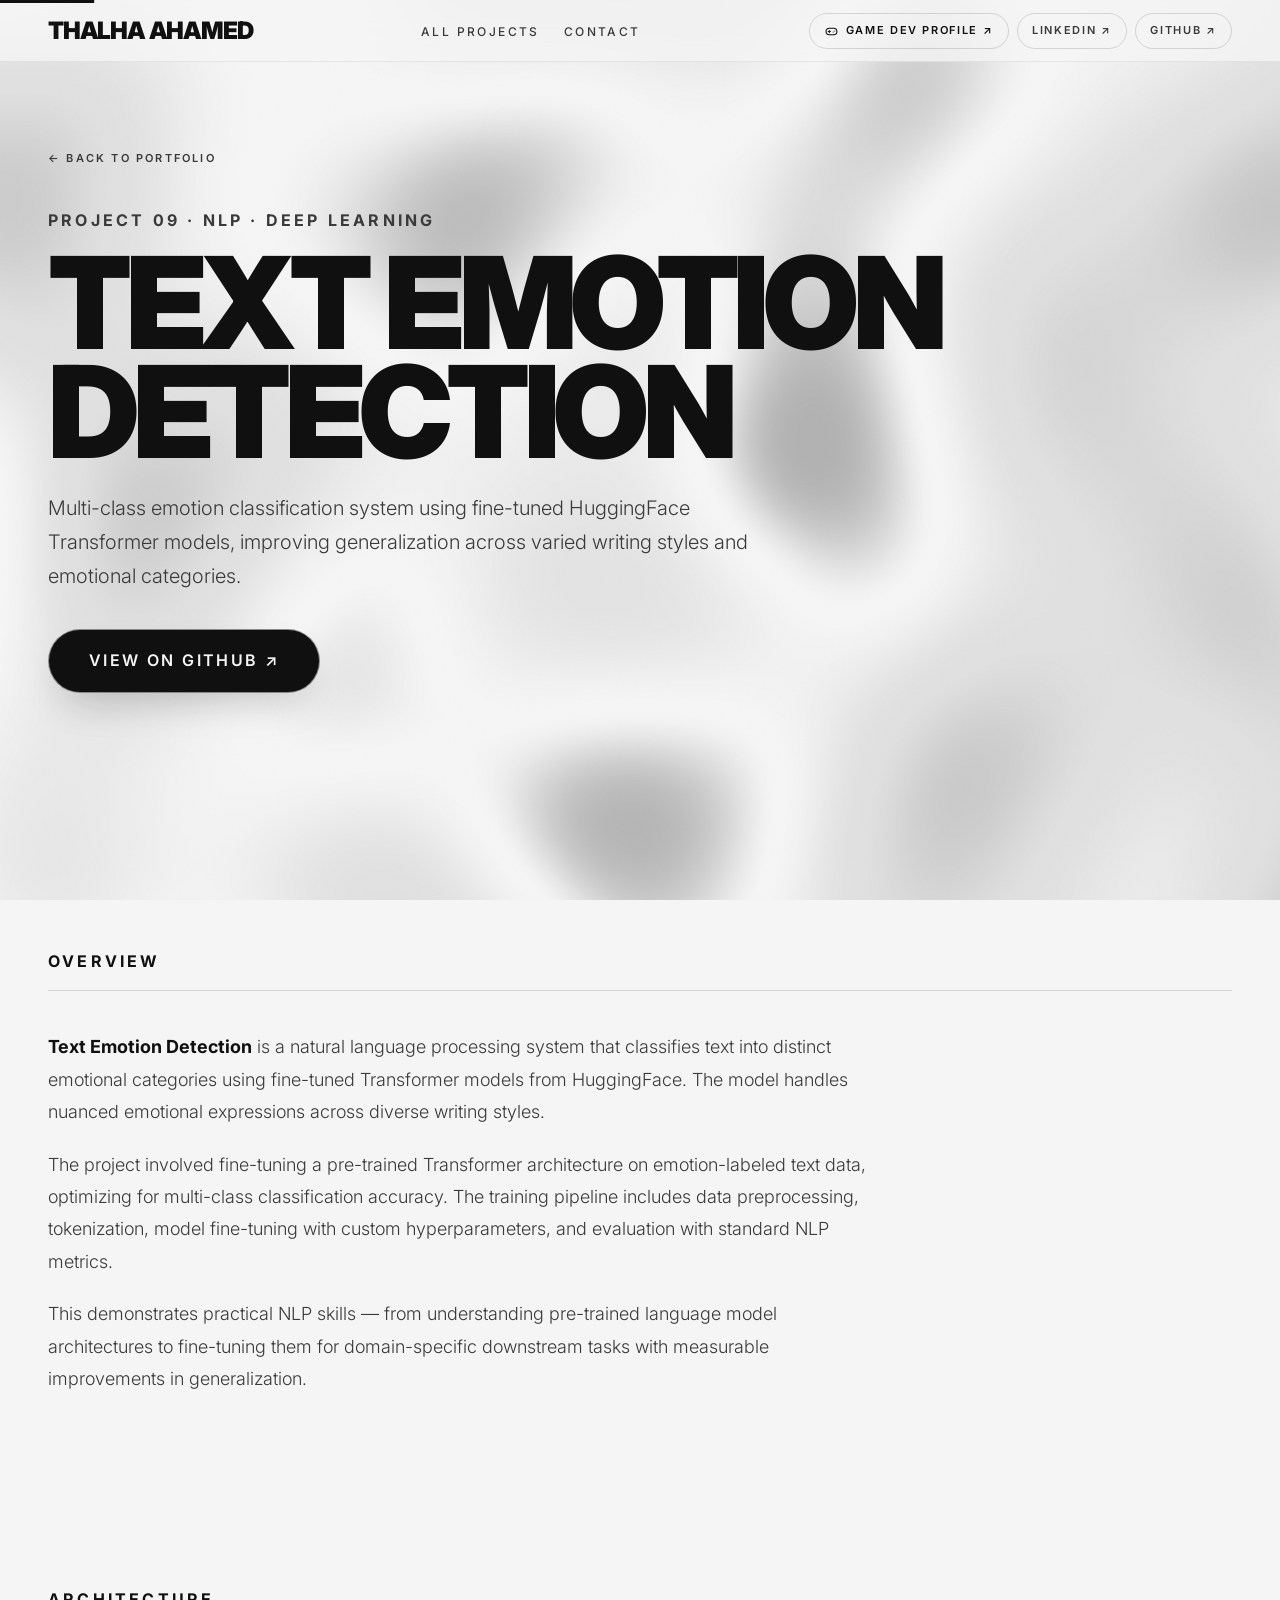
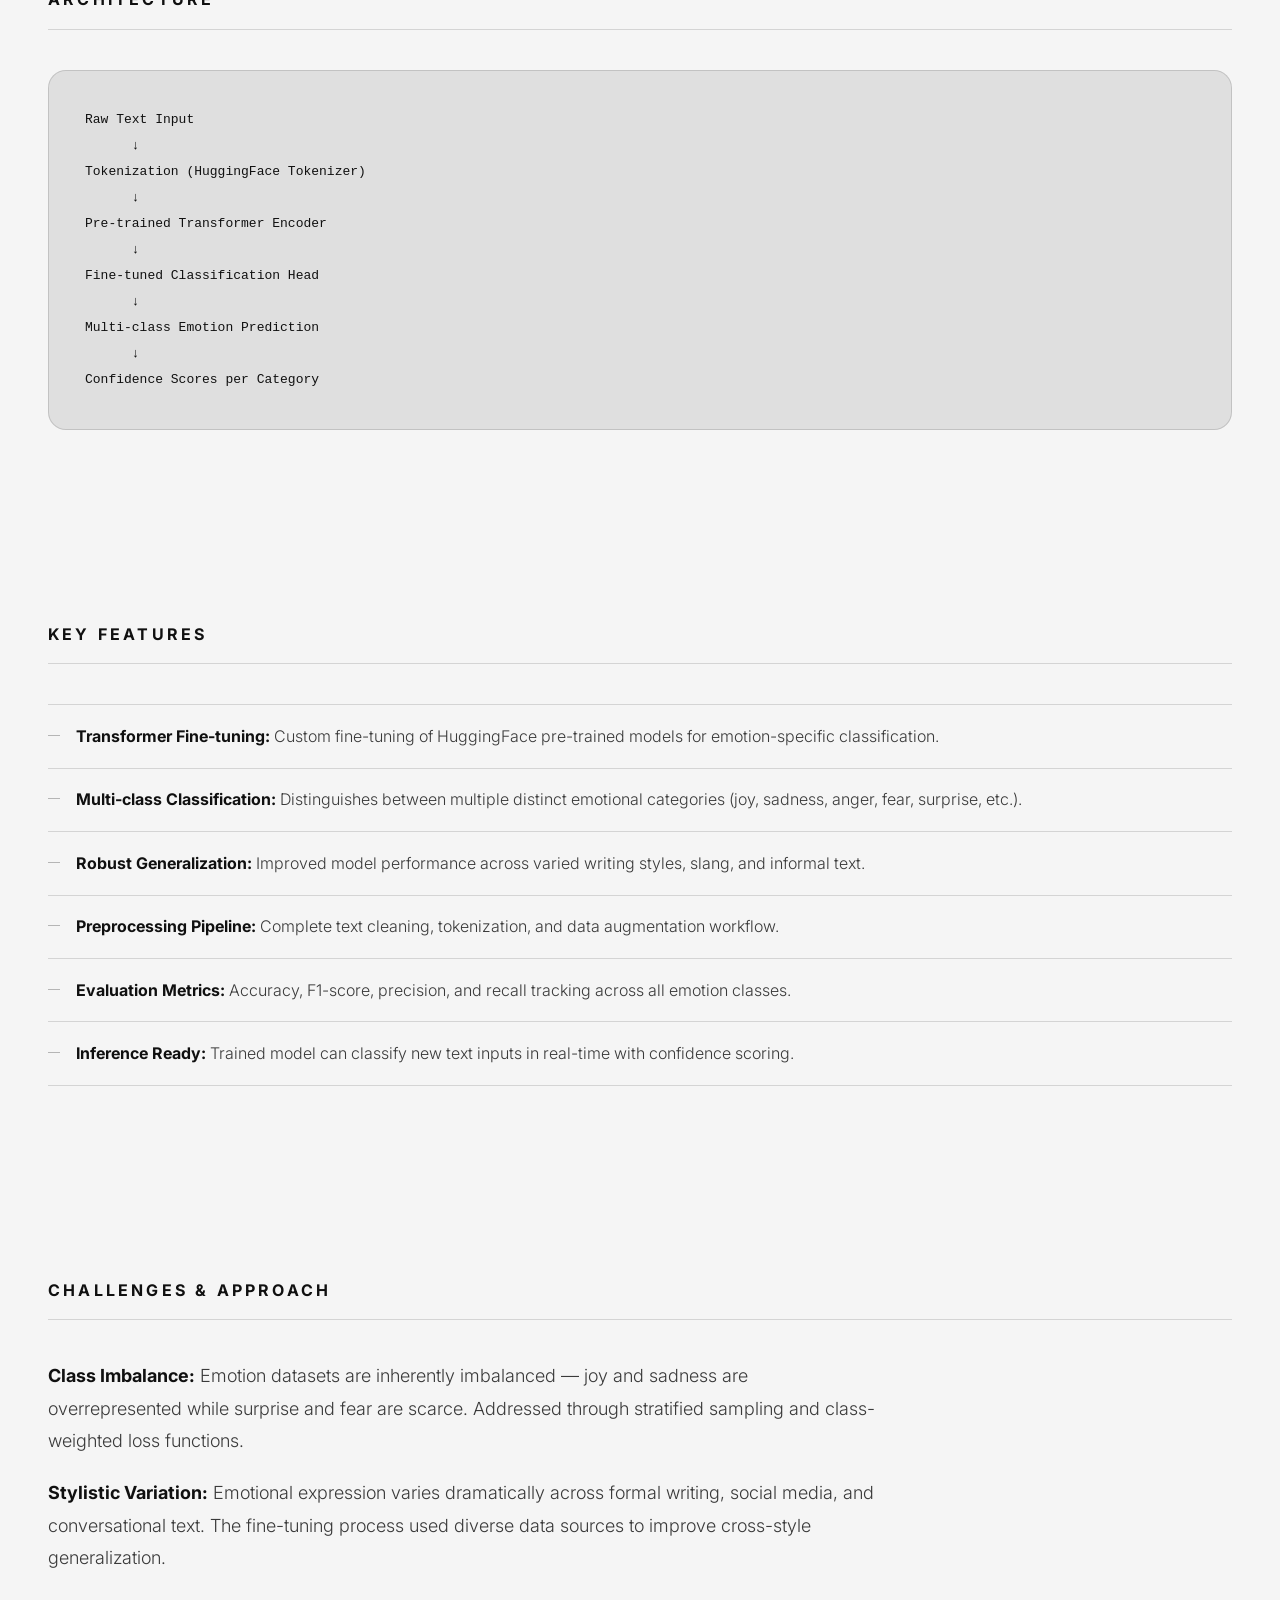
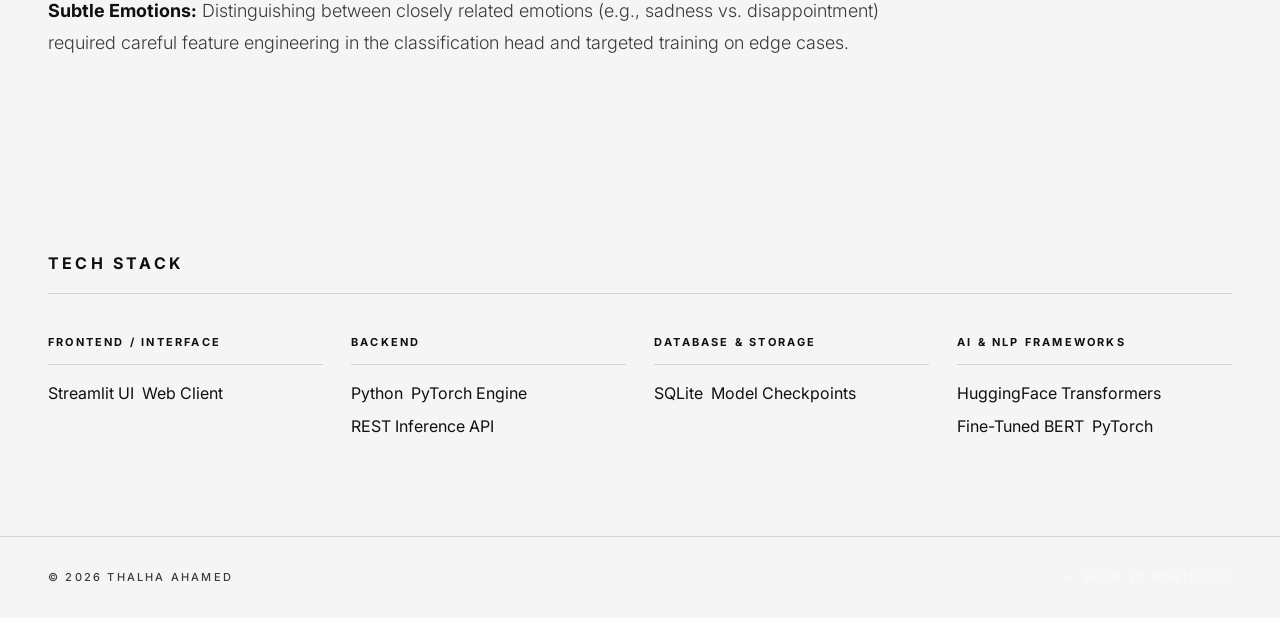
<file: text-emotion.html>
<!DOCTYPE html>
<html lang="en">
<head>
  <meta charset="UTF-8">
  <meta name="viewport" content="width=device-width, initial-scale=1.0, viewport-fit=cover">
  <meta name="theme-color" content="#0A0B0E">
  <title>Text Emotion Detection — Thalha Ahamed</title>
  <meta name="description" content="Multi-class text emotion classification using fine-tuned HuggingFace Transformer models for detecting emotional categories in text.">
  <link rel="preconnect" href="https://fonts.googleapis.com">
  <link rel="preconnect" href="https://fonts.gstatic.com" crossorigin>
  <link href="https://fonts.googleapis.com/css2?family=Inter:wght@300;400;500;600;700;900&display=swap" rel="stylesheet">
  <link rel="stylesheet" href="style.css">
  <noscript><style>
    .loader{display:none!important}
    body.loading{overflow:auto!important;height:auto!important}
    .reveal{opacity:1!important;transform:none!important}
    .hero-label,.hero-subtitle,.hero-chips,.hero-cta,.hero-readout,.scroll-indicator{opacity:1!important;transform:none!important}
    .hero-title-line span{transform:none!important}
    .nav-toggle{display:none!important}
  </style></noscript>
</head>
<body>

  <div class="page-gradient" aria-hidden="true"></div>
  <canvas id="simplex-bg" aria-hidden="true"></canvas>

  <div class="scroll-progress" aria-hidden="true"></div>
  <div class="cursor-dot" aria-hidden="true"></div>
  <div class="cursor-outline" aria-hidden="true"></div>

  <svg class="grain-overlay" aria-hidden="true">
    <filter id="grain-filter"><feTurbulence type="fractalNoise" baseFrequency="0.65" numOctaves="3" stitchTiles="stitch"/></filter>
    <rect width="100%" height="100%" filter="url(#grain-filter)"/>
  </svg>

  <div class="ambient" aria-hidden="true">
    <div class="ambient-orb ambient-orb--1"></div>
    <div class="ambient-orb ambient-orb--2"></div>
  </div>

  <nav class="nav solid">
    <div class="nav-inner">
      <a href="index.html" class="nav-logo">Thalha Ahamed</a>
      <div class="nav-links">
        <a href="index.html#projects">All Projects</a>
        <a href="index.html#contact">Contact</a>
      </div>
      <div class="nav-cta-group">
        <a class="nav-gamedev" href="https://thalhagamedev.github.io/PortFolio-Website/" target="_blank" rel="noopener">
          <svg width="15" height="15" viewBox="0 0 24 24" fill="none" stroke="currentColor" stroke-width="2" stroke-linecap="round" stroke-linejoin="round"><rect x="2" y="6" width="20" height="12" rx="6"/><path d="M6 12h4M8 10v4M15 13h.01M18 11h.01"/></svg>
          <span>Game Dev Profile ↗</span>
        </a>
        <a class="nav-cta" href="https://www.linkedin.com/in/thalha-ahamed-01144142b/" target="_blank" rel="noopener">LinkedIn ↗</a>
        <a class="nav-cta" href="https://github.com/Fortuner47/YOLO-Video-Detection" target="_blank" rel="noopener">GitHub ↗</a>
      </div>
    </div>
  </nav>

  <section class="case-hero">
    <div class="container">
      <a href="index.html#projects" class="case-back">← Back to Portfolio</a>
      <div class="case-meta reveal">Project 09 · NLP · Deep Learning</div>
      <h1 class="case-title reveal">Text Emotion Detection</h1>
      <p class="case-tagline reveal">Multi-class emotion classification system using fine-tuned HuggingFace Transformer models, improving generalization across varied writing styles and emotional categories.</p>
      <div class="case-actions reveal">
        <a href="https://github.com/Fortuner47/YOLO-Video-Detection" target="_blank" rel="noopener" class="btn-primary magnetic">View on GitHub ↗</a>
      </div>
    </div>
  </section>

  <section class="case-section">
    <div class="container">
      <div class="case-section-title reveal">Overview</div>
      <div class="case-section-content">
        <p class="reveal"><strong>Text Emotion Detection</strong> is a natural language processing system that classifies text into distinct emotional categories using fine-tuned Transformer models from HuggingFace. The model handles nuanced emotional expressions across diverse writing styles.</p>
        <p class="reveal">The project involved fine-tuning a pre-trained Transformer architecture on emotion-labeled text data, optimizing for multi-class classification accuracy. The training pipeline includes data preprocessing, tokenization, model fine-tuning with custom hyperparameters, and evaluation with standard NLP metrics.</p>
        <p class="reveal">This demonstrates practical NLP skills — from understanding pre-trained language model architectures to fine-tuning them for domain-specific downstream tasks with measurable improvements in generalization.</p>
      </div>
    </div>
  </section>

  <section class="case-section">
    <div class="container">
      <div class="case-section-title reveal">Architecture</div>
      <div class="case-arch reveal">Raw Text Input
      ↓
Tokenization (HuggingFace Tokenizer)
      ↓
Pre-trained Transformer Encoder
      ↓
Fine-tuned Classification Head
      ↓
Multi-class Emotion Prediction
      ↓
Confidence Scores per Category</div>
    </div>
  </section>

  <section class="case-section">
    <div class="container">
      <div class="case-section-title reveal">Key Features</div>
      <ul class="case-features">
        <li class="reveal"><strong>Transformer Fine-tuning:</strong> Custom fine-tuning of HuggingFace pre-trained models for emotion-specific classification.</li>
        <li class="reveal"><strong>Multi-class Classification:</strong> Distinguishes between multiple distinct emotional categories (joy, sadness, anger, fear, surprise, etc.).</li>
        <li class="reveal"><strong>Robust Generalization:</strong> Improved model performance across varied writing styles, slang, and informal text.</li>
        <li class="reveal"><strong>Preprocessing Pipeline:</strong> Complete text cleaning, tokenization, and data augmentation workflow.</li>
        <li class="reveal"><strong>Evaluation Metrics:</strong> Accuracy, F1-score, precision, and recall tracking across all emotion classes.</li>
        <li class="reveal"><strong>Inference Ready:</strong> Trained model can classify new text inputs in real-time with confidence scoring.</li>
      </ul>
    </div>
  </section>

  <section class="case-section">
    <div class="container">
      <div class="case-section-title reveal">Challenges & Approach</div>
      <div class="case-section-content">
        <p class="reveal"><strong>Class Imbalance:</strong> Emotion datasets are inherently imbalanced — joy and sadness are overrepresented while surprise and fear are scarce. Addressed through stratified sampling and class-weighted loss functions.</p>
        <p class="reveal"><strong>Stylistic Variation:</strong> Emotional expression varies dramatically across formal writing, social media, and conversational text. The fine-tuning process used diverse data sources to improve cross-style generalization.</p>
        <p class="reveal"><strong>Subtle Emotions:</strong> Distinguishing between closely related emotions (e.g., sadness vs. disappointment) required careful feature engineering in the classification head and targeted training on edge cases.</p>
      </div>
    </div>
  </section>

  <section class="case-section">
    <div class="container">
      <div class="case-section-title reveal">Tech Stack</div>
      <div class="case-tech-grid reveal">
        <div class="case-tech-group">
          <h5>Frontend / Interface</h5>
          <div class="case-tech-badges">
            <span class="case-tech-badge">Streamlit UI</span>
            <span class="case-tech-badge">Web Client</span>
          </div>
        </div>
        <div class="case-tech-group">
          <h5>Backend</h5>
          <div class="case-tech-badges">
            <span class="case-tech-badge">Python</span>
            <span class="case-tech-badge">PyTorch Engine</span>
            <span class="case-tech-badge">REST Inference API</span>
          </div>
        </div>
        <div class="case-tech-group">
          <h5>Database & Storage</h5>
          <div class="case-tech-badges">
            <span class="case-tech-badge">SQLite</span>
            <span class="case-tech-badge">Model Checkpoints</span>
          </div>
        </div>
        <div class="case-tech-group">
          <h5>AI & NLP Frameworks</h5>
          <div class="case-tech-badges">
            <span class="case-tech-badge">HuggingFace Transformers</span>
            <span class="case-tech-badge">Fine-Tuned BERT</span>
            <span class="case-tech-badge">PyTorch</span>
          </div>
        </div>
      </div>
    </div>
  </section>

  <footer class="footer">
    <div class="container footer-inner">
      <span>© 2026 Thalha Ahamed</span>
      <a href="index.html" style="color: var(--accent); transition: opacity 0.3s;" onmouseover="this.style.opacity='0.7'" onmouseout="this.style.opacity='1'">← Back to Portfolio</a>
    </div>
  </footer>

  <script src="simplex-bg.js" defer></script>
  <script src="site.js" defer></script>

</body>
</html>
</file>
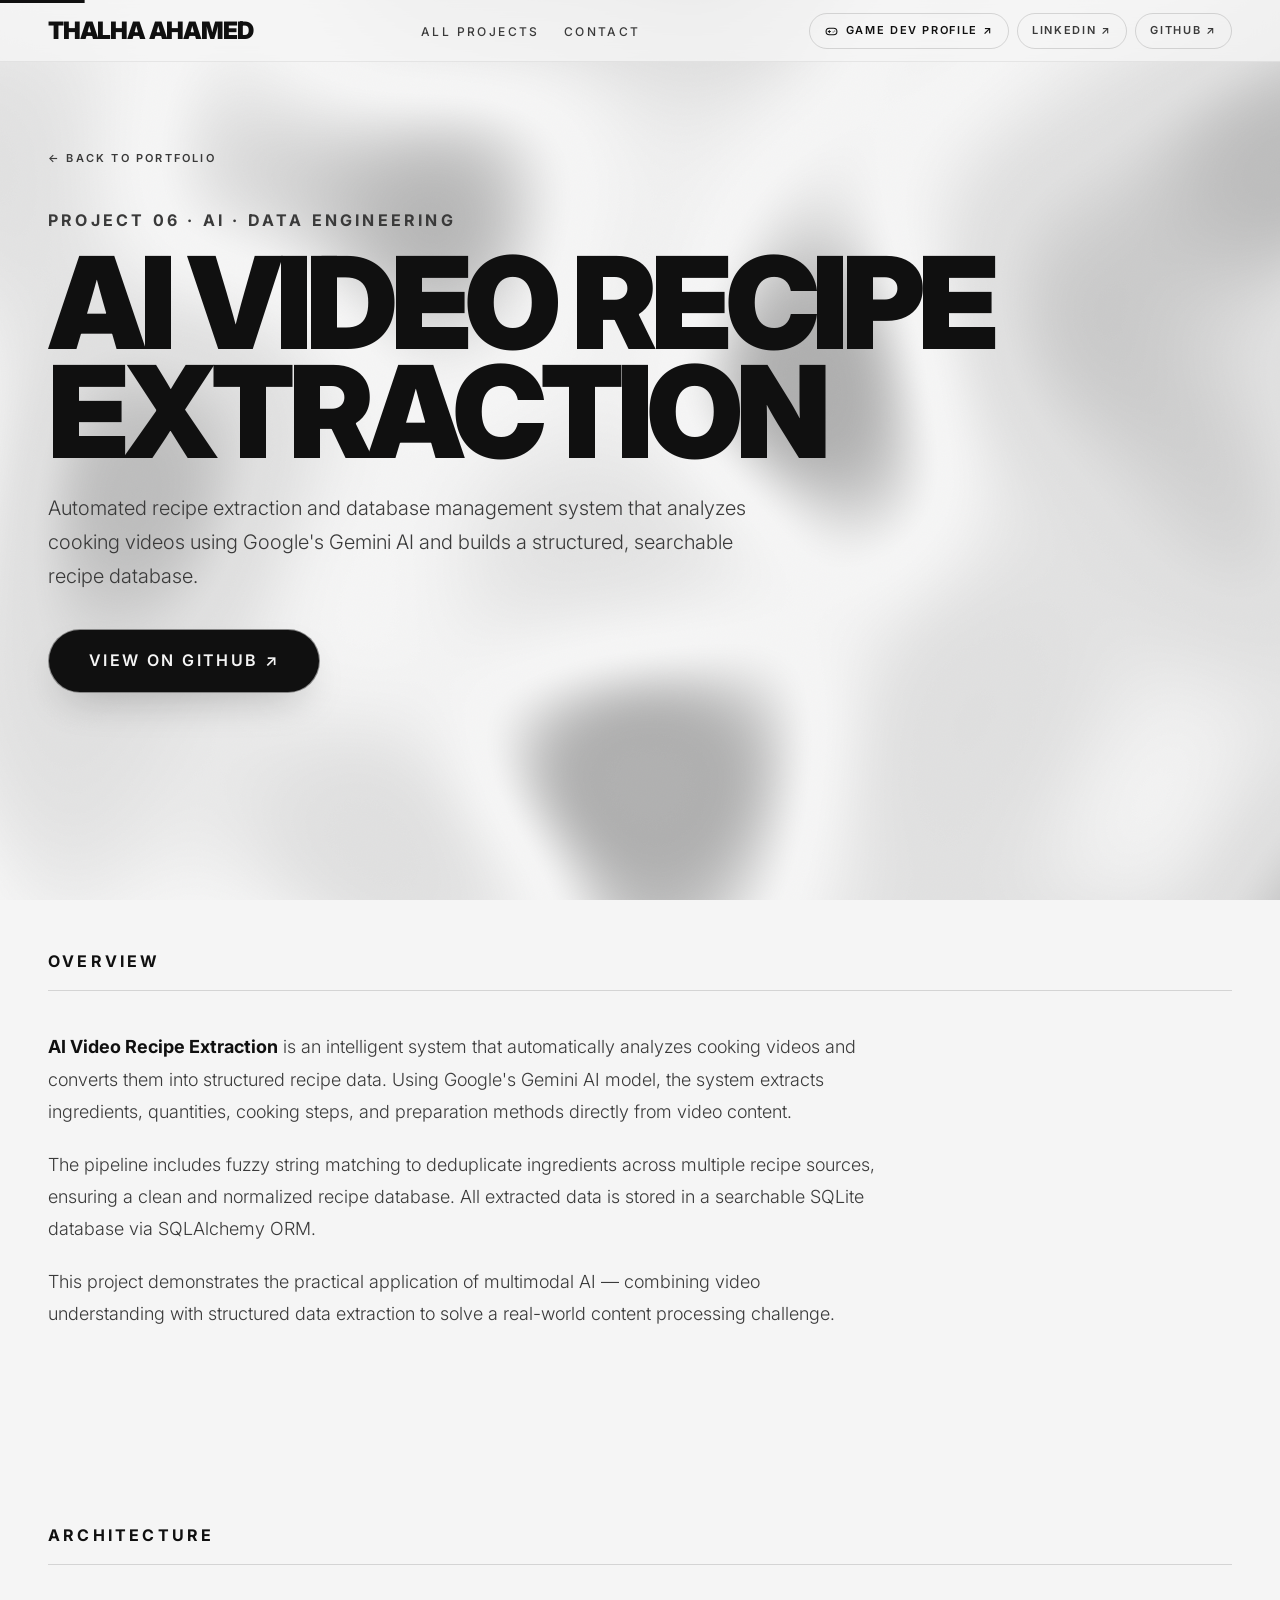
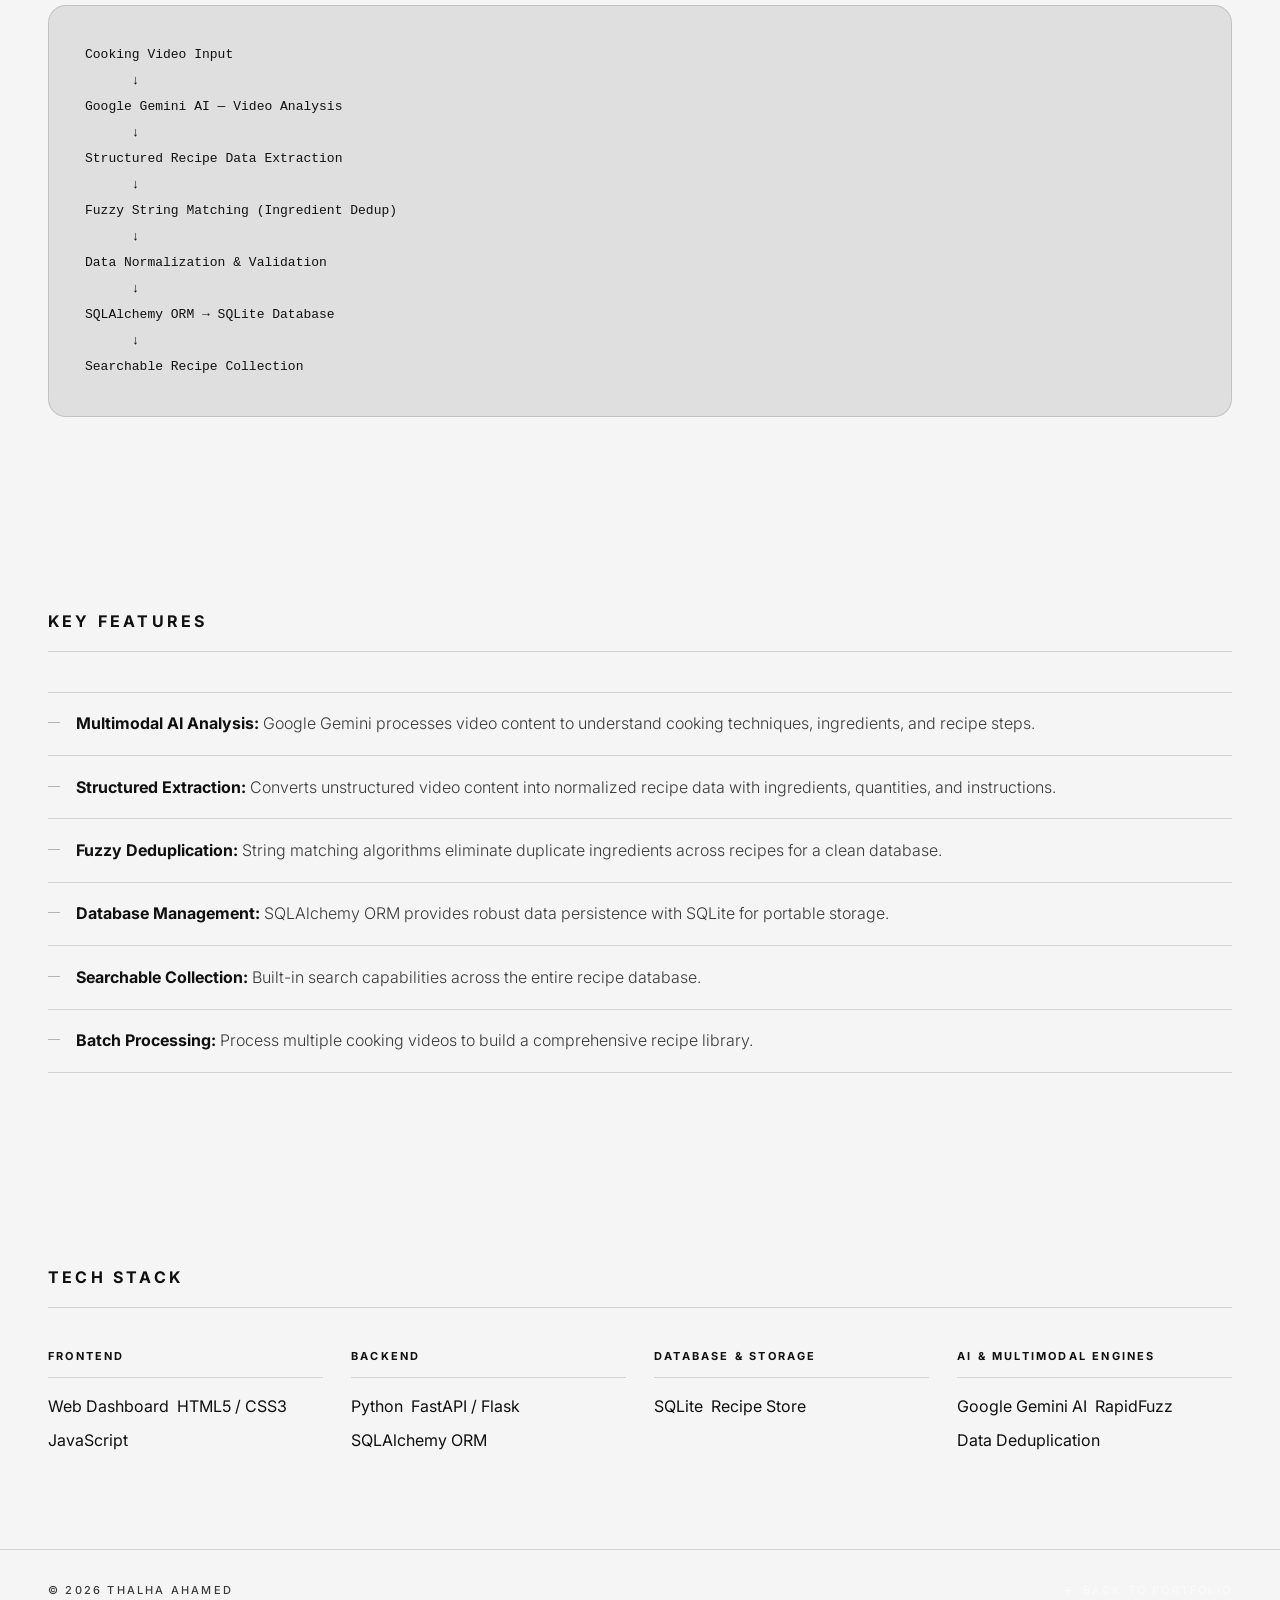
<file: video-recipe.html>
<!DOCTYPE html>
<html lang="en">
<head>
  <meta charset="UTF-8">
  <meta name="viewport" content="width=device-width, initial-scale=1.0, viewport-fit=cover">
  <meta name="theme-color" content="#0A0B0E">
  <title>AI Video Recipe Extraction — Thalha Ahamed</title>
  <meta name="description" content="AI-powered recipe extraction system that analyzes cooking videos using Google Gemini AI and converts them into structured recipe data with fuzzy deduplication.">
  <link rel="preconnect" href="https://fonts.googleapis.com">
  <link rel="preconnect" href="https://fonts.gstatic.com" crossorigin>
  <link href="https://fonts.googleapis.com/css2?family=Inter:wght@300;400;500;600;700;900&display=swap" rel="stylesheet">
  <link rel="stylesheet" href="style.css">
  <noscript><style>
    .loader{display:none!important}
    body.loading{overflow:auto!important;height:auto!important}
    .reveal{opacity:1!important;transform:none!important}
    .hero-label,.hero-subtitle,.hero-chips,.hero-cta,.hero-readout,.scroll-indicator{opacity:1!important;transform:none!important}
    .hero-title-line span{transform:none!important}
    .nav-toggle{display:none!important}
  </style></noscript>
</head>
<body>

  <div class="page-gradient" aria-hidden="true"></div>
  <canvas id="simplex-bg" aria-hidden="true"></canvas>

  <div class="scroll-progress" aria-hidden="true"></div>
  <div class="cursor-dot" aria-hidden="true"></div>
  <div class="cursor-outline" aria-hidden="true"></div>

  <svg class="grain-overlay" aria-hidden="true">
    <filter id="grain-filter"><feTurbulence type="fractalNoise" baseFrequency="0.65" numOctaves="3" stitchTiles="stitch"/></filter>
    <rect width="100%" height="100%" filter="url(#grain-filter)"/>
  </svg>

  <div class="ambient" aria-hidden="true">
    <div class="ambient-orb ambient-orb--1"></div>
    <div class="ambient-orb ambient-orb--2"></div>
  </div>

  <nav class="nav solid">
    <div class="nav-inner">
      <a href="index.html" class="nav-logo">Thalha Ahamed</a>
      <div class="nav-links">
        <a href="index.html#projects">All Projects</a>
        <a href="index.html#contact">Contact</a>
      </div>
      <div class="nav-cta-group">
        <a class="nav-gamedev" href="https://thalhagamedev.github.io/PortFolio-Website/" target="_blank" rel="noopener">
          <svg width="15" height="15" viewBox="0 0 24 24" fill="none" stroke="currentColor" stroke-width="2" stroke-linecap="round" stroke-linejoin="round"><rect x="2" y="6" width="20" height="12" rx="6"/><path d="M6 12h4M8 10v4M15 13h.01M18 11h.01"/></svg>
          <span>Game Dev Profile ↗</span>
        </a>
        <a class="nav-cta" href="https://www.linkedin.com/in/thalha-ahamed-01144142b/" target="_blank" rel="noopener">LinkedIn ↗</a>
        <a class="nav-cta" href="https://github.com/Fortuner47/YOLO-Video-Detection" target="_blank" rel="noopener">GitHub ↗</a>
      </div>
    </div>
  </nav>

  <section class="case-hero">
    <div class="container">
      <a href="index.html#projects" class="case-back">← Back to Portfolio</a>
      <div class="case-meta reveal">Project 06 · AI · Data Engineering</div>
      <h1 class="case-title reveal">AI Video Recipe Extraction</h1>
      <p class="case-tagline reveal">Automated recipe extraction and database management system that analyzes cooking videos using Google's Gemini AI and builds a structured, searchable recipe database.</p>
      <div class="case-actions reveal">
        <a href="https://github.com/Fortuner47/YOLO-Video-Detection" target="_blank" rel="noopener" class="btn-primary magnetic">View on GitHub ↗</a>
      </div>
    </div>
  </section>

  <section class="case-section">
    <div class="container">
      <div class="case-section-title reveal">Overview</div>
      <div class="case-section-content">
        <p class="reveal"><strong>AI Video Recipe Extraction</strong> is an intelligent system that automatically analyzes cooking videos and converts them into structured recipe data. Using Google's Gemini AI model, the system extracts ingredients, quantities, cooking steps, and preparation methods directly from video content.</p>
        <p class="reveal">The pipeline includes fuzzy string matching to deduplicate ingredients across multiple recipe sources, ensuring a clean and normalized recipe database. All extracted data is stored in a searchable SQLite database via SQLAlchemy ORM.</p>
        <p class="reveal">This project demonstrates the practical application of multimodal AI — combining video understanding with structured data extraction to solve a real-world content processing challenge.</p>
      </div>
    </div>
  </section>

  <section class="case-section">
    <div class="container">
      <div class="case-section-title reveal">Architecture</div>
      <div class="case-arch reveal">Cooking Video Input
      ↓
Google Gemini AI — Video Analysis
      ↓
Structured Recipe Data Extraction
      ↓
Fuzzy String Matching (Ingredient Dedup)
      ↓
Data Normalization & Validation
      ↓
SQLAlchemy ORM → SQLite Database
      ↓
Searchable Recipe Collection</div>
    </div>
  </section>

  <section class="case-section">
    <div class="container">
      <div class="case-section-title reveal">Key Features</div>
      <ul class="case-features">
        <li class="reveal"><strong>Multimodal AI Analysis:</strong> Google Gemini processes video content to understand cooking techniques, ingredients, and recipe steps.</li>
        <li class="reveal"><strong>Structured Extraction:</strong> Converts unstructured video content into normalized recipe data with ingredients, quantities, and instructions.</li>
        <li class="reveal"><strong>Fuzzy Deduplication:</strong> String matching algorithms eliminate duplicate ingredients across recipes for a clean database.</li>
        <li class="reveal"><strong>Database Management:</strong> SQLAlchemy ORM provides robust data persistence with SQLite for portable storage.</li>
        <li class="reveal"><strong>Searchable Collection:</strong> Built-in search capabilities across the entire recipe database.</li>
        <li class="reveal"><strong>Batch Processing:</strong> Process multiple cooking videos to build a comprehensive recipe library.</li>
      </ul>
    </div>
  </section>

  <section class="case-section">
    <div class="container">
      <div class="case-section-title reveal">Tech Stack</div>
      <div class="case-tech-grid reveal">
        <div class="case-tech-group">
          <h5>Frontend</h5>
          <div class="case-tech-badges">
            <span class="case-tech-badge">Web Dashboard</span>
            <span class="case-tech-badge">HTML5 / CSS3</span>
            <span class="case-tech-badge">JavaScript</span>
          </div>
        </div>
        <div class="case-tech-group">
          <h5>Backend</h5>
          <div class="case-tech-badges">
            <span class="case-tech-badge">Python</span>
            <span class="case-tech-badge">FastAPI / Flask</span>
            <span class="case-tech-badge">SQLAlchemy ORM</span>
          </div>
        </div>
        <div class="case-tech-group">
          <h5>Database & Storage</h5>
          <div class="case-tech-badges">
            <span class="case-tech-badge">SQLite</span>
            <span class="case-tech-badge">Recipe Store</span>
          </div>
        </div>
        <div class="case-tech-group">
          <h5>AI & Multimodal Engines</h5>
          <div class="case-tech-badges">
            <span class="case-tech-badge">Google Gemini AI</span>
            <span class="case-tech-badge">RapidFuzz</span>
            <span class="case-tech-badge">Data Deduplication</span>
          </div>
        </div>
      </div>
    </div>
  </section>

  <footer class="footer">
    <div class="container footer-inner">
      <span>© 2026 Thalha Ahamed</span>
      <a href="index.html" style="color: var(--accent); transition: opacity 0.3s;" onmouseover="this.style.opacity='0.7'" onmouseout="this.style.opacity='1'">← Back to Portfolio</a>
    </div>
  </footer>

  <script src="simplex-bg.js" defer></script>
  <script src="site.js" defer></script>

</body>
</html>
</file>
<file: style.css>
/* ==========================================================================
   THALHA AHAMED — AI ENGINEER
   Visual language ported from "Kintaro Awwwards Portfolio" (xkintaro, MIT).
   Neutral zero-chroma dark palette · Inter Black display · system mono labels.
   Rebuilt in vanilla CSS — no Tailwind, no framework, no build step.
   ========================================================================== */

/* --------------------------------------------------------------------------
   1. TOKENS  (shadcn neutral dark, oklch converted to hex)
   -------------------------------------------------------------------------- */
:root {
  /* Light theme, from the Simplex Noise shader's palette:
     #101010 / #F5F5F5 / #B0B0B0 / #3A3A3A */
  --bg-deep:           #F5F5F5;
  --background:        #F5F5F5;
  --bg-raised:         #FFFFFF;
  --foreground:        #101010;
  --card:              rgba(255, 255, 255, 0.62);
  --card-solid:        #FFFFFF;
  --secondary:         rgba(16, 16, 16, 0.06);
  --muted:             rgba(16, 16, 16, 0.06);
  --muted-foreground:  #3A3A3A;
  --dim-foreground:    #6E6E6E;
  --primary:           #101010;
  --flow:              #101010;
  --border:            rgba(16, 16, 16, 0.14);
  --border-soft:       rgba(16, 16, 16, 0.07);
  --input:             rgba(16, 16, 16, 0.28);

  /* Legacy aliases so older markup keeps resolving */
  --accent:            #FAFAFA;
  --text-primary:      #FAFAFA;
  --text-secondary:    #A1A1A1;

  --radius:     0.625rem;                      /* 10px */
  --radius-sm:  calc(var(--radius) - 4px);     /* 6px  */
  --radius-lg:  var(--radius);
  --radius-2xl: calc(var(--radius) + 8px);     /* 18px */
  --radius-3xl: calc(var(--radius) + 12px);    /* 22px */
  --radius-4xl: calc(var(--radius) + 16px);    /* 26px */

  --font-sans: 'Inter', -apple-system, BlinkMacSystemFont, 'Segoe UI', Roboto, sans-serif;
  --font-mono: ui-monospace, SFMono-Regular, Menlo, Monaco, Consolas, 'Liberation Mono', 'Courier New', monospace;

  /* Horizontal page inset — matches the template's --container-spacing ramp */
  --gutter: 1rem;
  --maxw: 1280px;

  /* Vertical section rhythm — matches .container-void */
  --void-y: 4rem;

  --nav-py: 24px;
  --ease-out: cubic-bezier(0.22, 1, 0.36, 1);
}

@media (min-width: 640px)  { :root { --gutter: 1.5rem; --void-y: 6rem; } }
@media (min-width: 768px)  { :root { --gutter: 2rem;   --void-y: 6rem; } }
@media (min-width: 1024px) { :root { --gutter: 2.5rem; --void-y: 8rem; } }
@media (min-width: 1280px) { :root { --gutter: 3rem;   --void-y: 10rem; } }
@media (min-width: 1536px) { :root { --gutter: 4rem;   --void-y: 9rem; } }
@media (min-width: 1920px) { :root { --gutter: 5rem; } }

/* --------------------------------------------------------------------------
   2. RESET & BASE
   -------------------------------------------------------------------------- */
*, *::before, *::after { margin: 0; padding: 0; box-sizing: border-box; }

html {
  scroll-behavior: smooth;
  -webkit-text-size-adjust: 100%;
  scrollbar-width: none;
  -ms-overflow-style: none;
}

/* overflow-x must be `hidden`, not `clip`: with `clip` the cross axis also
   computes to clip and the page becomes unscrollable. The template avoids
   this only because Lenis transforms a wrapper instead of scrolling natively. */
html { width: 100%; max-width: 100vw; }
body { width: 100%; max-width: 100vw; overflow-x: hidden; overscroll-behavior-y: none; }

/* The template hides scrollbars entirely; the progress bar reports position. */
::-webkit-scrollbar { display: none; width: 0; height: 0; }

body {
  background: var(--bg-deep);
  color: var(--foreground);
  font-family: var(--font-sans);
  font-size: 1rem;
  font-weight: 400;
  line-height: 1.6;
  -webkit-font-smoothing: antialiased;
  -moz-osx-font-smoothing: grayscale;
}

body.loading { overflow: hidden; height: 100vh; }
body.menu-open { overflow: hidden; }

a { color: inherit; text-decoration: none; }
img, video, canvas { display: block; max-width: 100%; }
button { font: inherit; cursor: pointer; background: none; border: none; color: inherit; }
ul, ol { list-style: none; }
strong { color: var(--foreground); font-weight: 700; }
em { font-style: italic; }

::selection { background: var(--foreground); color: #F5F5F5; }

/* Fixed gradient wash behind everything. Sections sit on it transparently
   and the cards provide the surfaces. */
/* Simplex Noise shader host — fixed, cost independent of page length. */
.page-gradient {
  position: fixed;
  inset: 0;
  z-index: -2;
  pointer-events: none;
  background: #F5F5F5;
}

#simplex-bg {
  position: fixed;
  inset: 0;
  width: 100%;
  height: 100%;
  z-index: -1;
  pointer-events: none;
  display: block;
  /* The palette carries #101010 and #3A3A3A, so at full strength dark blobs
     drift under the copy. Veiling it against the #F5F5F5 beneath keeps the
     tonality of the reference render and the text legible at all times. */
  opacity: 0.30;
}

/* A whisper of grain so the large soft noise fields don't band. */
.page-gradient::after {
  content: "";
  position: absolute;
  inset: 0;
  opacity: 0.02;
  background-image: url("data:image/svg+xml,%3Csvg xmlns='http://www.w3.org/2000/svg' width='140' height='140'%3E%3Cfilter id='n'%3E%3CfeTurbulence type='fractalNoise' baseFrequency='0.8' numOctaves='3'/%3E%3C/filter%3E%3Crect width='100%25' height='100%25' filter='url(%23n)'/%3E%3C/svg%3E");
}

:focus-visible { outline: 2px solid var(--foreground); outline-offset: 3px; border-radius: var(--radius-sm); }

/* --------------------------------------------------------------------------
   3. LAYOUT PRIMITIVES
   -------------------------------------------------------------------------- */
.container {
  width: 100%;
  max-width: var(--maxw);
  margin-inline: auto;
  padding-inline: var(--gutter);
}

.container-void,
.section { padding-block: var(--void-y) calc(var(--void-y) * 0.5); position: relative; }

.text-center { text-align: center; }

/* .title-counter — the mono index that heads every section */
.section-label,
.title-counter,
.more-heading,
.achievements-col-label,
.case-section-title,
.case-meta {
  display: block;
  font-family: var(--font-sans);
  font-size: 0.875rem;
  font-weight: 700;
  letter-spacing: 0.2em;
  text-transform: uppercase;
  color: var(--muted-foreground);
}

@media (min-width: 768px) {
  .section-label, .title-counter, .more-heading,
  .achievements-col-label, .case-section-title, .case-meta { font-size: 1rem; }
}

/* .title — bold, uppercase, tracking-tighter, leading-none */
.section-heading,
.title {
  text-shadow: 0 1px 16px rgba(245, 245, 245, 0.9);
  font-size: 2.25rem;
  font-weight: 700;
  letter-spacing: -0.05em;
  line-height: 1;
  text-transform: uppercase;
  color: var(--foreground);
}

@media (min-width: 1024px) { .section-heading, .title { font-size: 3rem; } }
@media (min-width: 1280px) { .section-heading, .title { font-size: 3.75rem; } }

.section-head { display: flex; flex-direction: column; gap: 0.75rem; margin-bottom: clamp(2.5rem, 5vw, 4rem); }
.section-head .section-heading { margin: 0; }

.section-desc {
  text-shadow: 0 1px 14px rgba(245, 245, 245, 0.9);
  margin-top: 1rem;
  max-width: 42rem;
  color: var(--muted-foreground);
  font-weight: 300;
  font-size: 1.0625rem;
  line-height: 1.7;
}

.rule { height: 1px; width: 6rem; background: var(--border); }

/* --------------------------------------------------------------------------
   4. PRELOADER
   -------------------------------------------------------------------------- */
.loader,
#preloader {
  position: fixed;
  inset: 0;
  z-index: 10000;
  background: var(--background);
  display: flex;
  flex-direction: column;
  align-items: center;
  justify-content: center;
  gap: 1.5rem;
  transition: opacity 0.7s var(--ease-out), visibility 0.7s;
}

.loader.loaded, #preloader.loaded { opacity: 0; visibility: hidden; pointer-events: none; }

.loader-name {
  font-size: clamp(2rem, 9vw, 5rem);
  font-weight: 900;
  letter-spacing: -0.05em;
  line-height: 0.85;
  text-transform: uppercase;
  color: var(--foreground);
  text-align: center;
}

.loader-count {
  font-family: var(--font-mono);
  font-size: 0.75rem;
  letter-spacing: 0.3em;
  color: var(--muted-foreground);
  font-variant-numeric: tabular-nums;
}

.loader-bar { width: min(240px, 60vw); height: 1px; background: var(--border); overflow: hidden; }

.loader-progress {
  height: 100%;
  width: 100%;
  background: var(--foreground);
  transform: scaleX(0);
  transform-origin: left;
}

/* --------------------------------------------------------------------------
   5. SCROLL PROGRESS + CUSTOM CURSOR
   -------------------------------------------------------------------------- */
.scroll-progress {
  position: fixed;
  top: 0;
  left: 0;
  right: 0;
  height: 3px;
  background: var(--primary);
  transform: scaleX(0);
  transform-origin: left;
  z-index: 9999;
  pointer-events: none;
}

.cursor-dot, .cursor-outline {
  position: fixed;
  top: 0;
  left: 0;
  border-radius: 9999px;
  pointer-events: none;
  z-index: 10002;
  opacity: 0;
  transition: opacity 0.3s, width 0.3s var(--ease-out), height 0.3s var(--ease-out),
              margin 0.3s var(--ease-out), background-color 0.3s, border-color 0.3s;
  will-change: transform;
}

body.cursor-ready .cursor-dot,
body.cursor-ready .cursor-outline { opacity: 1; }

.cursor-dot {
  width: 6px;
  height: 6px;
  margin: -3px 0 0 -3px;
  background: var(--foreground);
}

.cursor-outline {
  width: 36px;
  height: 36px;
  margin: -18px 0 0 -18px;
  border: 1px solid rgba(250, 250, 250, 0.35);
}

.cursor-outline.hovering {
  width: 68px;
  height: 68px;
  margin: -34px 0 0 -34px;
  background: rgba(250, 250, 250, 0.08);
  border-color: rgba(250, 250, 250, 0.12);
}

@media (pointer: coarse) {
  .cursor-dot, .cursor-outline { display: none !important; }
}

/* Legacy atmosphere elements — retired, kept inert. */
.grain-overlay, .vignette, .ambient { display: none !important; }
.ripple { display: none; }

/* --------------------------------------------------------------------------
   6. NAVBAR
   -------------------------------------------------------------------------- */
.nav {
  position: fixed;
  top: 0;
  left: 0;
  right: 0;
  z-index: 100;
  padding-block: var(--nav-py);
}

.nav::before {
  content: "";
  position: absolute;
  inset: 0;
  z-index: -1;
  background: rgba(245, 245, 245, 0.78);
  border-bottom: 1px solid var(--border-soft);
  opacity: var(--nav-bg, 0);
  backdrop-filter: blur(var(--nav-blur, 0px));
  -webkit-backdrop-filter: blur(var(--nav-blur, 0px));
  pointer-events: none;
}

.nav-inner {
  margin-inline: auto;
  padding-inline: var(--gutter);
  max-width: var(--nav-w, 100vw);
  display: flex;
  align-items: center;
  justify-content: space-between;
  gap: 1.5rem;
  width: 100%;
}

.nav-logo {
  position: relative;
  z-index: 110;
  font-size: 1.25rem;
  font-weight: 900;
  letter-spacing: -0.05em;
  text-transform: uppercase;
  color: var(--foreground);
  transition: opacity 0.3s;
  white-space: nowrap;
}

.nav-logo:hover { opacity: 0.7; }

@media (min-width: 640px) { .nav-logo { font-size: 1.5rem; } }

.nav-links { display: none; align-items: center; gap: 1.5rem; }

.nav-links a {
  position: relative;
  display: block;
  padding-block: 0.5rem;
  font-size: 0.75rem;
  font-weight: 500;
  letter-spacing: 0.2em;
  text-transform: uppercase;
  color: var(--muted-foreground);
  transition: color 0.3s;
}

.nav-links a::after {
  content: "";
  position: absolute;
  left: 0;
  bottom: 0;
  width: 0;
  height: 1px;
  background: var(--foreground);
  transition: width 0.3s;
}

.nav-links a:hover,
.nav-links a.active { color: var(--foreground); }
.nav-links a:hover::after,
.nav-links a.active::after { width: 100%; }

.nav-cta-group { display: none; align-items: center; gap: 0.5rem; }

.nav-cta svg,
.nav-gamedev svg { width: 13px; height: 13px; flex: none; }

.nav-cta,
.nav-gamedev {
  display: inline-flex;
  align-items: center;
  gap: 0.5rem;
  height: 2.25rem;
  padding-inline: 0.9rem;
  border: 1px solid var(--border);
  border-radius: 9999px;
  font-size: 0.6875rem;
  font-weight: 600;
  letter-spacing: 0.15em;
  text-transform: uppercase;
  color: var(--muted-foreground);
  white-space: nowrap;
  transition: color 0.3s, border-color 0.3s, background 0.3s;
}

.nav-cta:hover,
.nav-gamedev:hover { color: var(--foreground); border-color: var(--input); background: rgba(16, 16, 16, 0.045); }
.nav-gamedev { color: var(--foreground); }
.nav-gamedev svg { flex: none; }

@media (min-width: 1280px) {
  .nav-links { display: flex; }
  .nav-cta-group { display: flex; }
}

.nav-toggle {
  position: relative;
  z-index: 110;
  width: 44px;
  height: 44px;
  margin-right: -0.5rem;
  color: var(--foreground);
  flex: none;
}

.nav-toggle span {
  position: absolute;
  left: 13px;
  width: 18px;
  height: 2px;
  background: currentColor;
  border-radius: 2px;
  transition: transform 0.35s var(--ease-out), opacity 0.2s;
}

.nav-toggle span:nth-child(1) { top: 16px; }
.nav-toggle span:nth-child(2) { top: 21px; }
.nav-toggle span:nth-child(3) { top: 26px; }

.nav-toggle.active span:nth-child(1) { transform: translateY(5px) rotate(45deg); }
.nav-toggle.active span:nth-child(2) { opacity: 0; }
.nav-toggle.active span:nth-child(3) { transform: translateY(-5px) rotate(-45deg); }

@media (min-width: 1280px) { .nav-toggle { display: none; } }

/* --------------------------------------------------------------------------
   7. MOBILE MENU — full-bleed, huge black type
   -------------------------------------------------------------------------- */
.mobile-nav {
  position: fixed;
  inset: 0;
  z-index: 90;
  background: #F5F5F5;
  display: flex;
  flex-direction: column;
  gap: 1.5rem;
  padding: 6.5rem var(--gutter) calc(env(safe-area-inset-bottom) + 3rem);
  overflow-y: auto;
  overscroll-behavior: contain;
  opacity: 0;
  visibility: hidden;
  transition: opacity 0.3s, visibility 0.3s;
}

.mobile-nav.active { opacity: 1; visibility: visible; }

.mobile-nav a {
  display: block;
  font-size: 2.25rem;
  font-weight: 900;
  letter-spacing: -0.05em;
  line-height: 1.05;
  text-transform: uppercase;
  color: var(--foreground);
  opacity: 0;
  transform: translateX(-30px);
  transition: opacity 0.5s var(--ease-out), transform 0.5s var(--ease-out), padding-left 0.3s;
}

.mobile-nav.active a { opacity: 1; transform: none; }
.mobile-nav a:active { padding-left: 1rem; }
.mobile-nav .mobile-gamedev svg { width: 16px; height: 16px; flex: none; }

.mobile-nav a.mobile-gamedev {
  display: flex;
  align-items: center;
  gap: 0.6rem;
  font-size: 0.8125rem;
  font-weight: 600;
  letter-spacing: 0.2em;
  color: var(--muted-foreground);
}

/* --------------------------------------------------------------------------
   8. BUTTONS
   -------------------------------------------------------------------------- */
.btn-primary,
.btn-secondary,
.btn-gamedev {
  position: relative;
  display: inline-flex;
  align-items: center;
  justify-content: center;
  gap: 0.5rem;
  height: 3rem;
  padding-inline: 1.5rem;
  border-radius: 9999px;
  border: 1px solid transparent;
  overflow: hidden;
  font-size: 0.75rem;
  font-weight: 600;
  letter-spacing: 0.15em;
  text-transform: uppercase;
  white-space: nowrap;
  transition: background 0.5s var(--ease-out), color 0.5s, border-color 0.5s, transform 0.5s var(--ease-out);
}

@media (min-width: 1280px) {
  .btn-primary, .btn-secondary, .btn-gamedev { height: 4rem; padding-inline: 2.5rem; font-size: 1rem; }
}

.btn-primary {
  background: var(--foreground);
  color: var(--background);
  border-color: rgba(255, 255, 255, 0.5);
  box-shadow: 0 18px 40px -16px rgba(16, 16, 16, 0.28);
}

.btn-primary:hover {
  background: transparent;
  color: var(--foreground);
  border-color: rgba(250, 250, 250, 0.3);
  transform: translateY(-2px);
}

/* Shine sweep — the template's signature button micro-interaction */
.btn-primary::before {
  content: "";
  position: absolute;
  top: 0;
  bottom: 0;
  left: 0;
  width: 2rem;
  background: rgba(16, 16, 16, 0.3);
  transform: translateX(-400%) skewX(-12deg);
  transition: transform 1s var(--ease-out);
  pointer-events: none;
}

.btn-primary:hover::before { transform: translateX(1600%) skewX(-12deg); }

.btn-secondary,
.btn-gamedev {
  color: var(--muted-foreground);
  border-color: var(--border);
  backdrop-filter: blur(4px);
  -webkit-backdrop-filter: blur(4px);
}

.btn-secondary:hover,
.btn-gamedev:hover {
  color: var(--foreground);
  background: rgba(16, 16, 16, 0.10);
  border-color: var(--input);
}

.btn-secondary svg, .btn-gamedev svg { opacity: 0.5; transition: opacity 0.3s; flex: none; }
.btn-secondary:hover svg, .btn-gamedev:hover svg { opacity: 1; }

.btn-text {
  position: relative;
  display: inline-flex;
  align-items: center;
  gap: 0.5rem;
  min-height: 2.75rem;
  font-size: 0.75rem;
  font-weight: 600;
  letter-spacing: 0.15em;
  text-transform: uppercase;
  color: var(--muted-foreground);
  transition: color 0.3s;
}

.btn-text::after {
  content: "";
  position: absolute;
  left: 0;
  right: 0;
  bottom: 0.65rem;
  height: 1px;
  background: currentColor;
  transform: scaleX(0);
  transform-origin: left;
  transition: transform 0.4s var(--ease-out);
}

.btn-text:hover { color: var(--foreground); }
.btn-text:hover::after { transform: scaleX(1); }

.arrow { display: inline-block; transition: transform 0.5s var(--ease-out); }
.btn-primary:hover .arrow, .btn-text:hover .arrow, .btn-secondary:hover .arrow { transform: translateX(4px); }

.btn-icon { display: inline-flex; align-items: center; gap: 0.5rem; }

/* --------------------------------------------------------------------------
   9. HERO — layout after "Hero 04" by Ali Imam (21st.dev).
   Composition ported to the site's light theme: index number, oversized
   display type overlapping a centred portrait, services list, vertical
   location, mono blurb, pill CTA.
   -------------------------------------------------------------------------- */
.hero {
  position: relative;
  min-height: 100svh;
  width: 100%;
  display: flex;
  flex-direction: column;
  padding: 6.5rem var(--gutter) 3.5rem;
  overflow: hidden;
  background: transparent;
  z-index: 1;
}

@media (min-width: 768px) { .hero { padding: 8rem 4rem 4rem; } }

#particles,
#shader-bg,
#flow-grid,
#kinetic-matrix {
  position: absolute;
  inset: 0;
  width: 100%;
  height: 100%;
  z-index: 0;
  pointer-events: none;
  display: block;
}

.hero-scrim {
  position: absolute;
  inset: 0;
  z-index: 1;
  pointer-events: none;
  background:
    radial-gradient(64% 56% at 50% 46%, rgba(245, 245, 245, 0.62) 0%, transparent 76%),
    linear-gradient(180deg, rgba(245, 245, 245, 0.55) 0%, transparent 22%, transparent 74%, #F5F5F5 100%);
}

.h4 {
  position: relative;
  z-index: 2;
  flex: 1;
  width: 100%;
  max-width: var(--maxw);
  margin-inline: auto;
  display: flex;
  flex-direction: column;
}

/* Index number, top-left — the reference's "1.996" slot. */
.h4-index {
  font-family: var(--font-mono);
  font-size: 0.8125rem;
  letter-spacing: 0.18em;
  color: var(--muted-foreground);
}

/* --- Stage: portrait with the display type layered over it --- */
.h4-stage {
  position: relative;
  margin-top: clamp(1.5rem, 4vw, 3rem);
  display: flex;
  flex-direction: column;
  align-items: center;
}

.h4-photo {
  position: relative;
  z-index: 1;
  box-shadow: 0 30px 70px -45px rgba(16, 16, 16, 0.45);
  width: clamp(200px, 25vw, 320px);
  aspect-ratio: 3 / 4.1;
  margin: 0;
  overflow: hidden;
  border-radius: 2px;
  background: #E4E4E4;
  display: grid;
  place-items: center;
}

.h4-photo img {
  width: 100%;
  height: 100%;
  object-fit: cover;
  object-position: center top;
  filter: grayscale(1) contrast(1.06);
}

/* Shown by site.js only when the portrait is missing, so the composition
   never collapses into an empty frame. */
.h4-photo-fallback {
  display: none;
  font-size: clamp(2.5rem, 6vw, 4rem);
  font-weight: 900;
  letter-spacing: -0.05em;
  color: rgba(16, 16, 16, 0.22);
}

.h4-photo::after {
  content: "";
  position: absolute;
  inset: 0;
  pointer-events: none;
  background: linear-gradient(
    180deg,
    rgba(245, 245, 245, 0.06) 0%,
    rgba(245, 245, 245, 0.10) 34%,
    rgba(245, 245, 245, 0.70) 50%,
    rgba(245, 245, 245, 0.80) 72%,
    rgba(245, 245, 245, 0.62) 100%);
}

.h4-photo.is-missing img { display: none; }
.h4-photo.is-missing .h4-photo-fallback { display: block; }

/* The headline straddles the portrait. `difference` keeps it legible over
   both the light page and the dark suit without hand-tuning either. */
.h4-title {
  position: absolute;
  top: 66%;
  left: 50%;
  translate: -50% -50%;
  z-index: 2;
  width: 100%;
  max-width: 100%;
  display: flex;
  flex-direction: column;
  align-items: center;
  gap: 0.02em;
  font-size: clamp(2.6rem, 11.5vw, 9rem);
  font-weight: 900;
  letter-spacing: -0.055em;
  line-height: 0.84;
  text-transform: uppercase;
  color: var(--foreground);
  pointer-events: none;
  white-space: nowrap;
}

.h4-name {
  position: relative;
  z-index: 3;
  margin-top: clamp(0.75rem, 2vw, 1.5rem);
  font-size: clamp(0.9rem, 2.2vw, 1.6rem);
  font-weight: 400;
  letter-spacing: 0.42em;
  text-indent: 0.42em;
  text-transform: uppercase;
  color: var(--foreground);
}

/* --- Services + location --- */
.h4-meta {
  display: flex;
  align-items: flex-end;
  justify-content: space-between;
  gap: 1.5rem;
  margin-top: clamp(2rem, 5vw, 3.5rem);
}

.h4-services-block { display: flex; flex-direction: column; gap: 0.6rem; align-items: center; text-align: center; }

.h4-services-label {
  font-family: var(--font-mono);
  font-size: 0.625rem;
  letter-spacing: 0.24em;
  text-transform: uppercase;
  color: var(--muted-foreground);
  padding-bottom: 0.55rem;
  border-bottom: 1px solid var(--border);
}

.h4-services {
  display: flex;
  flex-direction: column;
  gap: 0.35rem;
  font-size: clamp(0.9rem, 1.6vw, 1.125rem);
  font-weight: 600;
  letter-spacing: 0.01em;
  text-transform: uppercase;
  color: var(--foreground);
  align-items: center;
}

/* Slash prefix removed per design preference */

.h4-location {
  writing-mode: vertical-rl;
  font-size: 0.6875rem;
  font-weight: 600;
  letter-spacing: 0.22em;
  text-transform: uppercase;
  color: var(--muted-foreground);
}

/* --- Blurb + CTA --- */
.h4-blurb {
  margin: clamp(2rem, 5vw, 3.25rem) auto 0;
  max-width: 46rem;
  text-align: center;
  font-family: var(--font-mono);
  font-size: clamp(0.75rem, 1.3vw, 0.9375rem);
  line-height: 1.9;
  letter-spacing: 0.06em;
  text-transform: uppercase;
  color: var(--muted-foreground);
}

.h4-cta {
  display: flex;
  flex-wrap: wrap;
  justify-content: center;
  gap: 0.85rem;
  margin-top: clamp(1.75rem, 3.5vw, 2.5rem);
}

.hero-scroll {
  margin: auto auto 0;
  padding-top: 2.5rem;
  display: flex;
  flex-direction: column;
  align-items: center;
  gap: 1rem;
}

.hero-scroll-line { width: 1px; height: 3rem; background: var(--border); position: relative; overflow: hidden; }

.hero-scroll-line span {
  position: absolute;
  top: 0;
  left: 0;
  width: 100%;
  height: 50%;
  background: var(--foreground);
  animation: scroll-tick 2.5s ease-in-out infinite;
}

@keyframes scroll-tick {
  0%, 100% { transform: translateY(0); }
  50%      { transform: translateY(100%); }
}

.hero-scroll-text {
  font-family: var(--font-mono);
  font-size: 9px;
  letter-spacing: 0.3em;
  text-transform: uppercase;
  color: var(--muted-foreground);
  writing-mode: vertical-lr;
}

@media (max-width: 700px) {
  .h4-meta { flex-direction: column; align-items: center; text-align: center; gap: 1.25rem; }
  .h4-location { writing-mode: horizontal-tb; text-align: center; }
  .h4-title { letter-spacing: -0.045em; }
}

/* Everything after the hero scrolls above the fixed shader. */
.after-hero { position: relative; z-index: 10; }

/* --------------------------------------------------------------------------
   9b. CARD SYSTEM — the surfaces that sit on the gradient
   -------------------------------------------------------------------------- */
.card {
  position: relative;
  border-radius: 1.25rem;
  border: 1px solid var(--border);
  background:
    linear-gradient(180deg, rgba(255, 255, 255, 0.9) 0%, rgba(255, 255, 255, 0.55) 45%, rgba(255, 255, 255, 0.35) 100%),
    rgba(255, 255, 255, 0.6);
  backdrop-filter: blur(14px) saturate(130%);
  -webkit-backdrop-filter: blur(14px) saturate(130%);
  box-shadow:
    0 1px 0 0 rgba(255, 255, 255, 0.9) inset,
    0 24px 50px -30px rgba(16, 16, 16, 0.22);
  overflow: hidden;
  transition: border-color 0.4s var(--ease-out), transform 0.4s var(--ease-out), background 0.4s;
}

/* Top sheen line, the detail that makes a glass card read as glass. */
.card::before {
  content: "";
  position: absolute;
  inset: 0 0 auto 0;
  height: 1px;
  background: linear-gradient(90deg, transparent, rgba(255, 255, 255, 0.95), transparent);
  pointer-events: none;
}

.card-pad { padding: clamp(1.5rem, 3vw, 2.25rem); }

.card:hover { border-color: var(--input); transform: translateY(-3px); }
.card.is-static:hover { transform: none; }

/* --------------------------------------------------------------------------
   10. REVEAL
   -------------------------------------------------------------------------- */
.reveal { opacity: 0; transform: translateY(28px); transition: opacity 0.9s var(--ease-out), transform 0.9s var(--ease-out); }
.reveal.visible { opacity: 1; transform: none; }
.reveal-delay-1 { transition-delay: 0.08s; }
.reveal-delay-2 { transition-delay: 0.16s; }
.reveal-delay-3 { transition-delay: 0.24s; }
.reveal-delay-4 { transition-delay: 0.32s; }
.reveal-delay-5 { transition-delay: 0.40s; }

/* --------------------------------------------------------------------------
   11. ABOUT — after the "Spline Scene" component by Serafim (21st.dev).
   Dark card + spotlight + gradient heading, with the Spline 3D scene on the
   right. The scene is lazy-loaded by site.js via Spline's framework-agnostic
   <spline-viewer> web component, so no React is required.
   -------------------------------------------------------------------------- */

/* "w-full h-[500px] bg-black/[0.96] relative overflow-hidden" */
.spline-card {
  position: relative;
  width: 100%;
  height: 500px;
  border-radius: 1.25rem;
  /* Angled so the copy side stays deep and the model side lifts to a
     graphite the near-black robot can actually be seen against. */
  background:
    linear-gradient(105deg, #0A0A0A 0%, #0E0E0E 42%, #23262B 78%, #33383F 100%);
  overflow: hidden;
  isolation: isolate;
  box-shadow: 0 30px 70px -40px rgba(16, 16, 16, 0.5);
}

/* The <Spotlight> element — a soft off-axis wash from the top-left. */
.spotlight {
  position: absolute;
  inset: 0;
  z-index: 1;
  pointer-events: none;
  background: radial-gradient(58% 52% at 28% 6%, rgba(255, 255, 255, 0.15) 0%, rgba(255, 255, 255, 0.05) 42%, transparent 68%);
}

.spline-inner { display: flex; flex-direction: column; height: 100%; }
@media (min-width: 768px) { .spline-inner { flex-direction: row; } }

/* "flex-1 p-8 relative z-10 flex flex-col justify-center" */
.spline-copy {
  flex: 1;
  position: relative;
  z-index: 10;
  display: flex;
  flex-direction: column;
  justify-content: center;
  gap: 0.75rem;
  padding: clamp(1.5rem, 3vw, 2rem);
}

.spline-copy .title-counter { color: rgba(255, 255, 255, 0.45); }

/* "text-4xl md:text-5xl font-bold bg-clip-text text-transparent
    bg-gradient-to-b from-neutral-50 to-neutral-400" */
.spline-title {
  font-size: 2.25rem;
  font-weight: 700;
  letter-spacing: -0.03em;
  line-height: 1.05;
  background: linear-gradient(180deg, #FAFAFA 0%, #A3A3A3 100%);
  -webkit-background-clip: text;
  background-clip: text;
  color: transparent;
}

@media (min-width: 768px) { .spline-title { font-size: 3rem; } }

/* "mt-4 text-neutral-300 max-w-lg" */
.spline-copy p {
  max-width: 32rem;
  font-size: 0.9375rem;
  line-height: 1.7;
  color: #D4D4D4;
}

/* "flex-1 relative" */
.spline-stage {
  flex: 1;
  position: relative;
  min-height: 200px;
}

/* A soft pool of light directly behind the model. */
.spline-stage::before {
  content: "";
  position: absolute;
  inset: 0;
  pointer-events: none;
  background: radial-gradient(58% 52% at 52% 55%, rgba(255, 255, 255, 0.17) 0%, rgba(255, 255, 255, 0.05) 46%, transparent 74%);
}

.spline-stage spline-viewer,
.spline-stage canvas { width: 100%; height: 100%; display: block; }

.spline-status {
  position: absolute;
  inset: 0;
  display: grid;
  place-items: center;
  pointer-events: none;
  font-family: var(--font-mono);
  font-size: 0.6875rem;
  letter-spacing: 0.2em;
  text-transform: uppercase;
  color: rgba(255, 255, 255, 0.3);
  transition: opacity 0.4s var(--ease-out), visibility 0.4s;
}

.spline-stage.is-ready .spline-status {
  opacity: 0 !important;
  visibility: hidden !important;
  display: none !important;
}

@media (max-width: 767px) {
  .spline-card { height: auto; min-height: 560px; }
  .spline-stage { min-height: 280px; }
}

/* Stat row */
.about-stats {
  display: grid;
  grid-template-columns: repeat(auto-fit, minmax(min(170px, 100%), 1fr));
  gap: 0.75rem;
  margin-top: 0.75rem;
}

.about-stats .stat {
  padding: clamp(1.25rem, 2.6vw, 1.75rem);
  display: flex;
  flex-direction: column;
  gap: 0.4rem;
  justify-content: center;
  border-radius: 1rem;
  border: 1px solid var(--border);
  background:
    linear-gradient(180deg, rgba(255, 255, 255, 0.92) 0%, rgba(255, 255, 255, 0.5) 100%),
    rgba(255, 255, 255, 0.56);
  backdrop-filter: blur(12px);
  -webkit-backdrop-filter: blur(12px);
  transition: border-color 0.4s, transform 0.4s var(--ease-out);
}

.about-stats .stat:hover { border-color: var(--input); transform: translateY(-3px); }

.stat-value {
  font-size: clamp(2.25rem, 5vw, 3.75rem);
  font-weight: 900;
  letter-spacing: -0.05em;
  line-height: 1;
  color: var(--foreground);
  font-variant-numeric: tabular-nums;
}

.stat-label { font-size: 0.75rem; font-weight: 600; line-height: 1.35; color: var(--foreground); }

.stat-src {
  margin-top: 0.15rem;
  font-family: var(--font-mono);
  font-size: 0.625rem;
  letter-spacing: 0.1em;
  text-transform: uppercase;
  color: var(--muted-foreground);
}

/* --------------------------------------------------------------------------
   12. PROJECTS — expandable image gallery
   Ported from the PrebuiltUI "Image Gallery" component (21st.dev).
   Desktop: horizontal row of tiles that expand on hover (flex-grow accordion).
   Mobile: falls back to a wrapped grid since hover isn't available.
   -------------------------------------------------------------------------- */

/* "max-w-3xl text-center px-4" header block */
.ig-head {
  max-width: 48rem;
  margin-inline: auto;
  text-align: center;
  padding-inline: 1rem;
}

.ig-head .section-heading { margin-top: 0.75rem; margin-bottom: 0; }

/* "text-sm text-slate-500 mt-2" */
.ig-sub {
  margin-top: 0.75rem;
  font-size: 0.9375rem;
  line-height: 1.7;
  color: var(--muted-foreground);
}

/* --- Expandable gallery: tiles in a single row that fan out on hover --- */
.ig-gallery {
  display: flex;
  align-items: center;
  gap: 0.5rem;
  height: 26rem;
  width: 100%;
  max-width: 72rem;
  margin: clamp(2.5rem, 5vw, 3rem) auto 0;
  padding-inline: var(--gutter);
}

.ig-tile {
  position: relative;
  display: block;
  flex-grow: 1;
  width: 3.5rem;           /* collapsed base width — flex-grow does the rest */
  height: 100%;
  border-radius: 0.75rem;
  overflow: hidden;
  background: #E8E8E8;
  isolation: isolate;
  transition: flex-grow 0.5s var(--ease-out), width 0.5s var(--ease-out);
}

/* On hover the tile expands dramatically */
.ig-tile:hover,
.ig-tile:focus-visible { flex-grow: 9; }

.ig-tile img {
  width: 100%;
  height: 100%;
  object-fit: cover;
  object-position: top center;
  transition: transform 0.6s var(--ease-out);
}

.ig-tile:hover img,
.ig-tile:focus-visible img { transform: scale(1.04); }

/* Logo-on-cream asset still needs its own exposure or it reads as a blank tile. */
.ig-tile[href="nutrix.html"] img { filter: brightness(0.9); transition: transform 0.6s var(--ease-out), filter 0.5s var(--ease-out); }
.ig-tile[href="nutrix.html"]:hover img { filter: brightness(1); }

/* Overlay — stays hidden by default, appears on hover with the expanded tile */
/* Typographic stand-in shown by site.js when a tile has no screenshot yet. */
.ig-fallback {
  position: absolute;
  inset: 0;
  z-index: 1;
  display: none;
  flex-direction: column;
  align-items: center;
  justify-content: center;
  gap: 0.75rem;
  padding: 1rem;
  text-align: center;
  background: linear-gradient(160deg, #1A1A1A 0%, #2C2C2C 60%, #3A3A3A 100%);
  color: rgba(255, 255, 255, 0.82);
}

.ig-fallback svg { width: 34px; height: 34px; }

.ig-fallback > span {
  font-size: 0.75rem;
  font-weight: 700;
  letter-spacing: 0.18em;
  text-transform: uppercase;
}

.ig-tile.no-image img { display: none; }
.ig-tile.no-image .ig-fallback { display: flex; }

.ig-overlay {
  position: absolute;
  inset: 0;
  display: flex;
  flex-direction: column;
  justify-content: flex-end;
  gap: 0.25rem;
  padding: 1.25rem;
  color: #FFFFFF;
  background: linear-gradient(to top, rgba(0, 0, 0, 0.72) 0%, rgba(0, 0, 0, 0.25) 45%, transparent 100%);
  opacity: 0;
  transition: opacity 0.35s var(--ease-out);
}

.ig-tile:hover .ig-overlay,
.ig-tile:focus-visible .ig-overlay { opacity: 1; }

.ig-meta {
  font-size: 0.625rem;
  font-weight: 600;
  letter-spacing: 0.18em;
  text-transform: uppercase;
  color: rgba(255, 255, 255, 0.65);
}

/* "Live" marker — the tile itself is one <a>, so this is a badge, not a
   nested link; the case page carries the actual Try-it-now button. */
.ig-live {
  display: inline-flex;
  align-items: center;
  gap: 0.4rem;
  align-self: flex-start;
  margin-bottom: 0.15rem;
  padding: 0.2rem 0.5rem 0.2rem 0.45rem;
  border-radius: 999px;
  border: 1px solid rgba(255, 255, 255, 0.28);
  background: rgba(255, 255, 255, 0.12);
  font-size: 0.5625rem;
  font-weight: 600;
  letter-spacing: 0.12em;
  text-transform: uppercase;
  color: #FFFFFF;
}

.ig-live i {
  width: 0.4rem;
  height: 0.4rem;
  flex: none;
  border-radius: 50%;
  background: #34D399;
  box-shadow: 0 0 0 0 rgba(52, 211, 153, 0.65);
  animation: ig-live-pulse 2s var(--ease-out) infinite;
}

@keyframes ig-live-pulse {
  70%  { box-shadow: 0 0 0 0.35rem rgba(52, 211, 153, 0); }
  100% { box-shadow: 0 0 0 0 rgba(52, 211, 153, 0); }
}

@media (prefers-reduced-motion: reduce) {
  .ig-live i { animation: none; }
}

.ig-title {
  font-size: 1.25rem;
  font-weight: 500;
  line-height: 1.25;
  color: #FFFFFF;
}

.ig-more {
  display: flex;
  align-items: center;
  gap: 0.35rem;
  margin-top: 0.25rem;
  font-size: 0.875rem;
  color: rgba(255, 255, 255, 0.7);
  transition: color 0.25s;
}

.ig-tile:hover .ig-more { color: #FFFFFF; }
.ig-more svg { flex: none; }

/* Touch / mobile fallback — the expand-on-hover pattern needs a pointer,
   so below 860px we switch to a traditional wrapped grid. Overlay stays
   permanently visible since there's no hover. */
@media (hover: none) {
  .ig-overlay {
    opacity: 1;
    background: linear-gradient(to top, rgba(0, 0, 0, 0.82) 0%, rgba(0, 0, 0, 0.28) 55%, transparent 100%);
  }
}

@media (max-width: 860px) {
  .ig-gallery {
    flex-wrap: wrap;
    height: auto;
    gap: 0.75rem;
    max-width: none;
  }
  .ig-tile {
    flex-grow: 0;
    width: calc(50% - 0.375rem);
    height: 15rem;
  }
  .ig-tile:hover,
  .ig-tile:focus-visible { flex-grow: 0; }
  .ig-overlay {
    opacity: 1;
    background: linear-gradient(to top, rgba(0, 0, 0, 0.82) 0%, rgba(0, 0, 0, 0.28) 55%, transparent 100%);
  }
}

@media (max-width: 520px) {
  .ig-gallery { gap: 0.6rem; }
  .ig-tile { width: calc(50% - 0.3rem); height: 14rem; }
}

/* --------------------------------------------------------------------------
   13. MORE PROJECTS — after "Dropdown 01" by Awanish Verma (21st.dev).
   Built from anchors rather than a <select> so each project stays a real,
   crawlable link you can middle-click.
   -------------------------------------------------------------------------- */
.dd-head { display: flex; flex-direction: column; gap: 0.35rem; margin-bottom: 1.25rem; text-align: center; }

.dd-title {
  font-size: 1.25rem;
  font-weight: 700;
  letter-spacing: -0.02em;
  color: var(--foreground);
}

.dd-sub { font-size: 0.8125rem; color: var(--muted-foreground); }

.dd { position: relative; max-width: 26rem; margin-inline: auto; }

.dd-trigger {
  display: flex;
  align-items: center;
  justify-content: space-between;
  gap: 1rem;
  width: 100%;
  padding: 0.7rem 1rem;
  border-radius: 0.8rem;
  border: 1.5px solid var(--foreground);
  background: rgba(255, 255, 255, 0.7);
  backdrop-filter: blur(12px);
  -webkit-backdrop-filter: blur(12px);
  font-size: 0.875rem;
  font-weight: 500;
  color: var(--foreground);
  text-align: left;
  transition: background 0.25s, box-shadow 0.25s;
}

.dd-trigger:hover { background: rgba(255, 255, 255, 0.95); }
.dd[data-open] .dd-trigger { box-shadow: 0 8px 24px -12px rgba(16, 16, 16, 0.35); }

.dd-chevron { width: 17px; height: 17px; flex: none; transition: transform 0.3s var(--ease-out); }
.dd[data-open] .dd-chevron { transform: rotate(180deg); }

.dd-menu {
  position: absolute;
  top: calc(100% + 0.6rem);
  left: 0;
  right: 0;
  z-index: 40;
  border-radius: 0.8rem;
  border: 1.5px solid var(--foreground);
  background: #FFFFFF;
  overflow: hidden;
  box-shadow: 0 24px 50px -24px rgba(16, 16, 16, 0.4);
  opacity: 0;
  visibility: hidden;
  transform: translateY(-6px);
  transition: opacity 0.22s var(--ease-out), transform 0.22s var(--ease-out), visibility 0.22s;
}

.dd[data-open] .dd-menu { opacity: 1; visibility: visible; transform: none; }

.dd-option {
  display: flex;
  align-items: flex-start;
  gap: 0.85rem;
  padding: 0.7rem 1rem;
  border-bottom: 1px solid var(--border);
  transition: background 0.2s;
}

.dd-option:last-child { border-bottom: 0; }
.dd-option:hover,
.dd-option:focus-visible { background: rgba(16, 16, 16, 0.05); }

.dd-option-num {
  font-family: var(--font-mono);
  font-size: 0.6875rem;
  color: var(--muted-foreground);
  padding-top: 0.2rem;
  flex: none;
}

.dd-option-text { display: flex; flex-direction: column; gap: 0.15rem; }
.dd-option-name { font-size: 0.875rem; font-weight: 600; color: var(--foreground); }
.dd-option-desc { font-size: 0.75rem; line-height: 1.45; color: var(--muted-foreground); }

/* --------------------------------------------------------------------------
   14. EXPERIENCE — after "Order Tracking" by Javi (21st.dev)
   -------------------------------------------------------------------------- */
.track { display: flex; flex-direction: column; }

.track-step {
  position: relative;
  display: grid;
  grid-template-columns: 2rem 1fr;
  gap: 0 1.25rem;
  padding-bottom: 2.5rem;
}

.track-step:last-child { padding-bottom: 0; }

/* The connecting rail between nodes. */
.track-step::before {
  content: "";
  position: absolute;
  left: 1rem;
  top: 2rem;
  bottom: 0;
  width: 2px;
  transform: translateX(-50%);
  background: var(--border);
}

.track-step:last-child::before { display: none; }
.track-step.is-done::before { background: var(--foreground); opacity: 0.22; }

.track-node {
  display: grid;
  place-items: center;
  width: 2rem;
  height: 2rem;
  border-radius: 9999px;
  border: 2px solid var(--border);
  background: var(--background);
  color: transparent;
  z-index: 1;
}

.track-node svg { width: 14px; height: 14px; }

.track-step.is-done .track-node {
  border-color: var(--foreground);
  background: var(--foreground);
  color: #F5F5F5;
}

.track-body { padding-top: 0.15rem; }

/* Everything under the company name sits in its own card. */
.track-card {
  margin-top: 1rem;
  padding: clamp(1.1rem, 2.4vw, 1.6rem);
  border-radius: 1rem;
  border: 1px solid var(--border);
  background: rgba(255, 255, 255, 0.62);
  backdrop-filter: blur(12px);
  -webkit-backdrop-filter: blur(12px);
  box-shadow: 0 18px 40px -30px rgba(16, 16, 16, 0.3);
  transition: border-color 0.35s, transform 0.35s var(--ease-out);
}

.track-step:hover .track-card { border-color: var(--input); transform: translateY(-2px); }

.track-time {
  display: block;
  font-family: var(--font-mono);
  font-size: 0.75rem;
  letter-spacing: 0.14em;
  text-transform: uppercase;
  color: var(--muted-foreground);
  margin-bottom: 0.4rem;
}

.track-name {
  font-size: clamp(1.4rem, 3.5vw, 2.1rem);
  font-weight: 900;
  letter-spacing: -0.05em;
  line-height: 1;
  text-transform: uppercase;
  color: var(--foreground);
}

.track-role {
  display: block;
  margin-top: 0.5rem;
  font-size: 0.75rem;
  font-weight: 600;
  letter-spacing: 0.2em;
  text-transform: uppercase;
  color: var(--muted-foreground);
}

.exp-details { display: flex; flex-direction: column; gap: 0.7rem; }

.exp-details li {
  position: relative;
  padding-left: 1.5rem;
  font-weight: 300;
  font-size: 0.9375rem;
  line-height: 1.7;
  color: var(--muted-foreground);
  max-width: 70ch;
}

.exp-details li::before { content: ""; position: absolute; left: 0; top: 0.8em; width: 0.7rem; height: 1px; background: var(--input); }

.exp-impact {
  margin-top: 1.25rem;
  padding: 0.9rem 1.15rem;
  border: 1px solid var(--border);
  border-left: 2px solid var(--foreground);
  border-radius: 0.75rem;
  background: rgba(255, 255, 255, 0.6);
  font-size: 0.9375rem;
  line-height: 1.6;
  color: var(--foreground);
}

.exp-cert-link {
  display: inline-flex;
  align-items: center;
  gap: 0.45rem;
  margin-top: 1rem;
  padding: 0.55rem 1rem;
  border: 1px solid var(--border);
  border-radius: 0.5rem;
  background: rgba(255, 255, 255, 0.5);
  font-size: 0.85rem;
  font-weight: 500;
  color: var(--foreground);
  text-decoration: none;
  transition: background 0.2s, border-color 0.2s, transform 0.2s;
}
.exp-cert-link:hover {
  background: var(--foreground);
  color: #fff;
  border-color: var(--foreground);
  transform: translateY(-1px);
}
.exp-cert-link svg { flex-shrink: 0; }

@media (max-width: 520px) {
  .track-step { grid-template-columns: 1.5rem 1fr; gap: 0 0.9rem; }
  .track-step::before { left: 0.75rem; top: 1.5rem; }
  .track-node { width: 1.5rem; height: 1.5rem; }
  .track-node svg { width: 11px; height: 11px; }
}

/* --------------------------------------------------------------------------
   15. STACK — brand icon grid
   Marks are Simple Icons (CC0); each brand remains the property of its owner
   and is used here only to identify the tool.
   -------------------------------------------------------------------------- */
.tool-grid {
  display: grid;
  grid-template-columns: repeat(auto-fill, minmax(120px, 1fr));
  gap: 0.75rem;
}

.tool {
  display: flex;
  flex-direction: column;
  align-items: center;
  justify-content: center;
  gap: 0.7rem;
  padding: 1.35rem 0.75rem;
  border-radius: 1rem;
  border: 1px solid var(--border);
  background:
    linear-gradient(180deg, rgba(255, 255, 255, 0.92) 0%, rgba(255, 255, 255, 0.5) 100%),
    rgba(255, 255, 255, 0.56);
  backdrop-filter: blur(12px);
  -webkit-backdrop-filter: blur(12px);
  text-align: center;
  transition: border-color 0.35s, transform 0.35s var(--ease-out), box-shadow 0.35s;
}

.tool:hover {
  border-color: color-mix(in srgb, var(--brand) 45%, transparent);
  transform: translateY(-4px);
  box-shadow: 0 16px 30px -18px color-mix(in srgb, var(--brand) 55%, transparent);
}

.tool-icon {
  width: 30px;
  height: 30px;
  flex: none;
  fill: var(--brand);
  transition: transform 0.35s var(--ease-out);
}

.tool:hover .tool-icon { transform: scale(1.12); }

.tool-name {
  font-size: 0.6875rem;
  font-weight: 600;
  letter-spacing: 0.1em;
  text-transform: uppercase;
  line-height: 1.3;
  color: var(--muted-foreground);
}

.tool:hover .tool-name { color: var(--foreground); }

/* Concepts have no vendor mark, so they stay as text. */
.focus-row {
  display: flex;
  flex-wrap: wrap;
  align-items: center;
  gap: 0.6rem 1rem;
  margin-top: 1.75rem;
  padding-top: 1.5rem;
  border-top: 1px solid var(--border);
}

.focus-label {
  font-size: 0.625rem;
  font-weight: 700;
  letter-spacing: 0.22em;
  text-transform: uppercase;
  color: var(--muted-foreground);
}

.focus-chips { display: flex; flex-wrap: wrap; gap: 0.5rem; }

.focus-chip {
  font-size: 0.6875rem;
  font-weight: 500;
  letter-spacing: 0.1em;
  text-transform: uppercase;
  color: var(--muted-foreground);
  padding: 0.45rem 0.85rem;
  border: 1px solid var(--border);
  border-radius: 9999px;
  background: rgba(255, 255, 255, 0.5);
  transition: color 0.3s, border-color 0.3s;
}

.focus-chip:hover { color: var(--foreground); border-color: var(--input); }

@media (max-width: 520px) {
  .tool-grid { grid-template-columns: repeat(auto-fill, minmax(96px, 1fr)); gap: 0.6rem; }
  .tool { padding: 1.1rem 0.5rem; gap: 0.55rem; }
  .tool-icon { width: 26px; height: 26px; }
  .tool-name { font-size: 0.625rem; letter-spacing: 0.06em; }
}

/* --------------------------------------------------------------------------
   16. EDUCATION + CERTIFICATIONS — card grid after "Sortable" by Dice UI.
   The reference is drag-to-reorder; that affordance is dropped here because
   reordering someone else's credentials does nothing and wouldn't persist.
   -------------------------------------------------------------------------- */
.edu-row { display: grid; grid-template-columns: repeat(auto-fit, minmax(min(280px, 100%), 1fr)); gap: 0.75rem; }

.edu-item {
  display: flex;
  flex-direction: column;
  gap: 0.3rem;
  padding: 1.25rem 1.4rem;
  border-radius: 1rem;
  border: 1px solid var(--border);
  background: rgba(255, 255, 255, 0.62);
  backdrop-filter: blur(12px);
  -webkit-backdrop-filter: blur(12px);
}

.edu-title { font-size: 1rem; font-weight: 600; color: var(--foreground); }
.edu-meta { font-family: var(--font-mono); font-size: 0.6875rem; line-height: 1.6; color: var(--muted-foreground); }

.sort-label {
  margin-top: 2.5rem;
  margin-bottom: 1rem;
  font-size: 0.6875rem;
  font-weight: 700;
  letter-spacing: 0.22em;
  text-transform: uppercase;
  color: var(--muted-foreground);
}

.sort-grid { display: grid; grid-template-columns: repeat(auto-fill, minmax(min(260px, 100%), 1fr)); gap: 0.75rem; }

.sort-card {
  display: flex;
  flex-direction: column;
  gap: 0.4rem;
  padding: 1.15rem 1.3rem;
  border-radius: 0.9rem;
  border: 1px solid var(--border);
  background: rgba(255, 255, 255, 0.62);
  backdrop-filter: blur(12px);
  -webkit-backdrop-filter: blur(12px);
  transition: border-color 0.35s, transform 0.35s var(--ease-out), box-shadow 0.35s;
}

a.sort-card:hover {
  border-color: var(--input);
  transform: translateY(-3px);
  box-shadow: 0 16px 30px -20px rgba(16, 16, 16, 0.35);
}

.sort-title { font-size: 0.9375rem; font-weight: 600; line-height: 1.4; color: var(--foreground); }
.sort-arrow { font-size: 0.8em; color: var(--muted-foreground); }
.sort-meta { font-family: var(--font-mono); font-size: 0.6875rem; line-height: 1.6; color: var(--muted-foreground); }

.sort-card.is-featured {
  border-color: var(--input);
  background: linear-gradient(180deg, rgba(16, 16, 16, 0.06) 0%, rgba(255, 255, 255, 0.6) 100%);
  grid-column: span 2;
}

@media (max-width: 620px) { .sort-card.is-featured { grid-column: span 1; } }

/* --------------------------------------------------------------------------
   17. CONTACT — after "Contact Card" by Shaban Haider (21st.dev)
   -------------------------------------------------------------------------- */
.contact { position: relative; padding-block: var(--void-y); }

.cc {
  position: relative;
  display: grid;
  grid-template-columns: 1fr;
  gap: 0;
  border: 1px solid var(--border);
  border-radius: 1.25rem;
  background: rgba(255, 255, 255, 0.62);
  backdrop-filter: blur(14px);
  -webkit-backdrop-filter: blur(14px);
  overflow: hidden;
  box-shadow: 0 30px 70px -45px rgba(16, 16, 16, 0.4);
}

@media (min-width: 860px) { .cc { grid-template-columns: 1fr 1fr; } }

.cc-side { padding: clamp(1.75rem, 3.5vw, 2.75rem); border-bottom: 1px solid var(--border); }
@media (min-width: 860px) { .cc-side { border-bottom: 0; border-right: 1px solid var(--border); } }

.cc-title {
  font-size: clamp(2rem, 4.5vw, 3rem);
  font-weight: 700;
  letter-spacing: -0.03em;
  line-height: 1.05;
  color: var(--foreground);
}

.cc-lead { margin-top: 1rem; max-width: 34ch; font-size: 0.9375rem; line-height: 1.7; color: var(--muted-foreground); }

.cc-details { display: flex; flex-direction: column; gap: 1rem; margin-top: 2rem; }

.cc-detail { display: flex; align-items: flex-start; gap: 0.85rem; }

.cc-icon {
  display: grid;
  place-items: center;
  width: 2.5rem;
  height: 2.5rem;
  flex: none;
  border-radius: 0.7rem;
  border: 1px solid var(--border);
  background: rgba(255, 255, 255, 0.7);
  color: var(--foreground);
}

.cc-icon svg { width: 17px; height: 17px; }

a.cc-detail:hover .cc-icon { border-color: var(--input); background: #FFFFFF; }

.cc-detail-text { display: flex; flex-direction: column; gap: 0.1rem; }
.cc-detail-label { font-size: 0.9375rem; font-weight: 600; color: var(--foreground); }
.cc-detail-value { font-size: 0.8125rem; color: var(--muted-foreground); word-break: break-word; }

.cc-links { display: flex; flex-wrap: wrap; gap: 1.1rem; margin-top: 2rem; padding-top: 1.5rem; border-top: 1px solid var(--border); }

.cc-links a {
  display: inline-flex;
  align-items: center;
  gap: 0.45rem;
  font-size: 0.6875rem;
  font-weight: 600;
  letter-spacing: 0.18em;
  text-transform: uppercase;
  color: var(--muted-foreground);
  transition: color 0.25s;
}

.cc-links a:hover { color: var(--foreground); }
.cc-links svg { width: 15px; height: 15px; flex: none; }

.cc-form { display: flex; flex-direction: column; gap: 0.9rem; padding: clamp(1.75rem, 3.5vw, 2.75rem); }

.cc-field { display: flex; flex-direction: column; gap: 0.4rem; }

.cc-field > span {
  font-size: 0.8125rem;
  font-weight: 600;
  color: var(--foreground);
}

.cc-field input,
.cc-field textarea {
  width: 100%;
  padding: 0.75rem 0.9rem;
  border-radius: 0.7rem;
  border: 1px solid var(--border);
  background: rgba(255, 255, 255, 0.85);
  font: inherit;
  font-size: 0.9375rem;
  color: var(--foreground);
  transition: border-color 0.25s, background 0.25s;
}

.cc-field textarea { resize: vertical; min-height: 7rem; }

.cc-field input:focus,
.cc-field textarea:focus { outline: none; border-color: var(--foreground); background: #FFFFFF; }

.cc-field input:user-invalid,
.cc-field textarea:user-invalid { border-color: #C0392B; }

.cc-submit {
  margin-top: 0.35rem;
  padding: 0.85rem 1.25rem;
  border-radius: 0.7rem;
  background: var(--foreground);
  color: #F5F5F5;
  font-size: 0.875rem;
  font-weight: 600;
  letter-spacing: 0.04em;
  transition: opacity 0.25s, transform 0.25s var(--ease-out);
}

.cc-submit:hover { opacity: 0.88; transform: translateY(-1px); }

.cc-note { min-height: 1.4rem; font-size: 0.8125rem; color: var(--muted-foreground); margin-top: 0.25rem; transition: color 0.3s; }
.cc-note.is-error { color: #C0392B; font-weight: 500; }
.cc-note.is-success { color: var(--foreground); font-weight: 600; }

/* --------------------------------------------------------------------------
   18. FOOTER
   -------------------------------------------------------------------------- */
.footer { border-top: 1px solid var(--border); padding-block: 2rem; }

.footer-inner {
  display: flex;
  flex-wrap: wrap;
  align-items: center;
  justify-content: space-between;
  gap: 0.75rem;
  font-size: 0.6875rem;
  font-weight: 500;
  letter-spacing: 0.2em;
  text-transform: uppercase;
  color: var(--muted-foreground);
}

/* --------------------------------------------------------------------------
   19. CASE STUDY PAGES
   -------------------------------------------------------------------------- */
.case-hero { position: relative; padding-top: 9rem; padding-bottom: var(--void-y); overflow: hidden; }

.case-back {
  display: inline-flex;
  align-items: center;
  gap: 0.5rem;
  margin-bottom: 2.5rem;
  font-size: 0.6875rem;
  font-weight: 600;
  letter-spacing: 0.2em;
  text-transform: uppercase;
  color: var(--muted-foreground);
  transition: color 0.3s, gap 0.3s var(--ease-out);
}

.case-back:hover { color: var(--foreground); gap: 0.85rem; }

.case-meta { margin-bottom: 1rem; }

.case-title {
  font-size: clamp(2.75rem, 10vw, 8rem);
  font-weight: 900;
  letter-spacing: -0.05em;
  line-height: 0.85;
  text-transform: uppercase;
  color: var(--foreground);
}

.case-tagline { max-width: 46rem; margin-top: 1.5rem; font-size: 1.0625rem; font-weight: 300; line-height: 1.7; color: var(--muted-foreground); }
@media (min-width: 768px) { .case-tagline { font-size: 1.25rem; } }

.case-actions { display: flex; flex-wrap: wrap; gap: 1rem; margin-top: 2.25rem; }

.case-hero-image { position: relative; margin-top: 3.5rem; border: 1px solid var(--border); border-radius: var(--radius-3xl); overflow: hidden; background: var(--card); }
.case-hero-image img { width: 100%; }

.case-section { padding-block: calc(var(--void-y) * 0.6); }

.case-section-title { padding-bottom: 1rem; margin-bottom: 2.5rem; border-bottom: 1px solid var(--border); color: var(--foreground); }

.case-section-content { max-width: 52rem; }
.case-section-content p { margin-bottom: 1.25rem; font-size: 1.0625rem; font-weight: 300; line-height: 1.8; color: var(--muted-foreground); }
.case-section-content p:last-child { margin-bottom: 0; }
@media (min-width: 768px) { .case-section-content p { font-size: 1.125rem; } }

.case-video { position: relative; border: 1px solid var(--border); border-radius: var(--radius-3xl); overflow: hidden; background: var(--card); }
.case-video video { width: 100%; display: block; }
.case-video.portrait { max-width: 420px; margin-inline: auto; }
.case-video-desc { margin-top: 1.25rem; max-width: 60rem; font-size: 0.875rem; font-weight: 300; color: var(--muted-foreground); }

.case-arch {
  font-family: var(--font-mono);
  font-size: 0.8125rem;
  line-height: 2;
  white-space: pre;
  overflow-x: auto;
  color: var(--foreground);
  padding: clamp(1.25rem, 3vw, 2.25rem);
  border: 1px solid var(--border);
  border-radius: var(--radius-2xl);
  background: rgba(16, 16, 16, 0.09);
  -webkit-overflow-scrolling: touch;
}

.case-features { display: flex; flex-direction: column; }
.case-features li { position: relative; padding: 1.1rem 0 1.1rem 1.75rem; font-weight: 300; line-height: 1.7; color: var(--muted-foreground); border-bottom: 1px solid var(--border); }
.case-features li:first-child { border-top: 1px solid var(--border); }
.case-features li::before { content: ""; position: absolute; left: 0; top: 1.85em; width: 0.75rem; height: 1px; background: var(--input); }

.case-gallery { display: grid; grid-template-columns: repeat(auto-fit, minmax(min(320px, 100%), 1fr)); gap: 1.25rem; }

.case-gallery-item { cursor: zoom-in; border: 1px solid var(--border); border-radius: var(--radius-2xl); overflow: hidden; background: var(--card); transition: border-color 0.4s; }
.case-gallery-item:hover { border-color: var(--input); }

.case-gallery-item img {
  width: 100%;
  aspect-ratio: 16 / 10;
  object-fit: cover;
  object-position: top center;
  transition: transform 0.8s var(--ease-out);
}

.case-gallery-item:hover img { transform: scale(1.03); }

.case-gallery-caption { padding: 1.1rem 1.25rem; border-top: 1px solid var(--border); }
.case-gallery-caption h5 { font-size: 0.8125rem; font-weight: 700; letter-spacing: 0.1em; text-transform: uppercase; color: var(--foreground); margin-bottom: 0.35rem; }
.case-gallery-caption p { font-size: 0.8125rem; font-weight: 300; line-height: 1.6; color: var(--muted-foreground); }

.case-tech-grid { display: grid; grid-template-columns: repeat(auto-fit, minmax(min(240px, 100%), 1fr)); gap: 1.75rem; }
.case-tech-group h5 { padding-bottom: 0.75rem; margin-bottom: 1rem; border-bottom: 1px solid var(--border); font-size: 0.6875rem; font-weight: 700; letter-spacing: 0.2em; text-transform: uppercase; color: var(--foreground); }
.case-tech-badges { display: flex; flex-wrap: wrap; gap: 0.5rem; }

/* Orphan widgets kept styled in case older markup returns */
.vision-card { border: 1px solid var(--border); border-radius: var(--radius-2xl); overflow: hidden; background: var(--card); }
.vision-header { display: flex; align-items: center; gap: 0.6rem; padding: 0.75rem 1rem; border-bottom: 1px solid var(--border); }
.vision-title { font-family: var(--font-mono); font-size: 0.6875rem; letter-spacing: 0.15em; text-transform: uppercase; color: var(--muted-foreground); }
.vision-body { position: relative; padding: 1.1rem; }
.mac-dots { display: flex; gap: 0.35rem; }
.mac-dots span { width: 9px; height: 9px; border-radius: 9999px; background: var(--input); }
.bounding-box { position: absolute; border: 1.5px solid var(--foreground); border-radius: 2px; pointer-events: none; }
.box-label { position: absolute; top: -20px; left: -1px; padding: 2px 6px; border-radius: 2px; background: var(--foreground); color: var(--background); font-family: var(--font-mono); font-size: 9px; letter-spacing: 0.08em; text-transform: uppercase; white-space: nowrap; }
.scanning-line { position: absolute; left: 0; right: 0; height: 2px; background: linear-gradient(90deg, transparent, var(--foreground), transparent); animation: scanline 3.2s ease-in-out infinite; }
@keyframes scanline { 0%, 100% { top: 6%; opacity: 0.2; } 50% { top: 94%; opacity: 0.9; } }
.project-showcase { display: grid; gap: 2rem; padding-block: 3rem; border-top: 1px solid var(--border); }
.hero-visual { position: relative; }

/* --------------------------------------------------------------------------
   20. LIGHTBOX
   -------------------------------------------------------------------------- */
.lightbox {
  position: fixed;
  inset: 0;
  z-index: 10001;
  display: grid;
  place-items: center;
  padding: clamp(1rem, 4vw, 3.5rem);
  background: rgba(245, 245, 245, 0.94);
  backdrop-filter: blur(12px);
  -webkit-backdrop-filter: blur(12px);
  opacity: 0;
  visibility: hidden;
  transition: opacity 0.3s, visibility 0.3s;
  cursor: zoom-out;
}

.lightbox.active { opacity: 1; visibility: visible; }
.lightbox img { max-width: 100%; max-height: 88vh; object-fit: contain; border: 1px solid var(--border); border-radius: var(--radius-2xl); }

.lightbox-close {
  position: absolute;
  top: clamp(0.75rem, 2.5vw, 1.75rem);
  right: clamp(0.75rem, 2.5vw, 1.75rem);
  width: 44px;
  height: 44px;
  display: grid;
  place-items: center;
  font-size: 1.1rem;
  color: var(--foreground);
  border: 1px solid var(--border);
  border-radius: 9999px;
  background: rgba(16, 16, 16, 0.045);
  transition: background 0.3s, border-color 0.3s;
}

.lightbox-close:hover { background: rgba(255, 255, 255, 0.1); border-color: var(--input); }

/* --------------------------------------------------------------------------
   21. RESPONSIVE TRIM
   -------------------------------------------------------------------------- */
@media (max-width: 640px) {
  .hero { padding-top: 6.5rem; }
  .hero-title { font-size: 2.6rem; }
  .contact-cards { grid-template-columns: 1fr; }
  .footer-inner { flex-direction: column; align-items: flex-start; gap: 0.5rem; }
}

@media (max-width: 380px) {
  .hero-title { font-size: 2.25rem; }
}

/* Touch devices: no hover choreography, images already legible. */
@media (hover: none) {
  .achievement-link:hover { padding-left: 0; }
  .btn-primary:hover { transform: none; }
}

/* --------------------------------------------------------------------------
   21b. MOBILE PASS
   Everything below is phone-specific trimming: tighter rhythm, single
   columns, and touch targets that clear 44px.
   -------------------------------------------------------------------------- */
@media (max-width: 860px) {
  /* Background — disable vibrating micro-line grid on mobile and soften noise */
  #flow-grid { display: none !important; }
  #simplex-bg { opacity: 0.12; }

  /* Hero — the Hero 04 stack needs breathing room, not desktop scale. */
  .hero { padding: 6rem var(--gutter) 2.5rem; }
  .h4-stage { margin-top: 1rem; }
  .h4-photo { width: min(58vw, 240px); }
  .h4-title { font-size: clamp(2.4rem, 13vw, 4.5rem); top: 64%; }
  .h4-name { letter-spacing: 0.3em; text-indent: 0.3em; font-size: 0.8rem; }
  .h4-meta { margin-top: 2rem; align-items: center; text-align: center; }
  .h4-services-block { align-items: center; text-align: center; margin-inline: auto; }
  .h4-location { text-align: center; margin-inline: auto; }
  .h4-blurb { margin-top: 1.75rem; font-size: 0.8125rem; line-height: 1.8; text-align: center; }
  .h4-cta { margin-top: 1.5rem; }
  .hero-scroll { display: none; }

  /* About — the Spline card stacks, so the model needs its own height. */
  .spline-card { height: auto; min-height: 0; }
  .spline-stage { min-height: 320px; }
  .spotlight { top: -6rem; left: -2rem; }

  /* Stats read better as two-up than as four squeezed columns. */
  .about-stats { grid-template-columns: repeat(2, 1fr); }

  /* Contact form fields must not zoom the viewport on focus (needs >=16px). */
  .cc-field input,
  .cc-field textarea { font-size: 16px; }
  .cc-submit { padding-block: 0.95rem; }
  .cc-detail { align-items: center; }
}

@media (max-width: 600px) {
  .h4-index { font-size: 0.6875rem; }
  .h4-services { font-size: 0.9rem; }
  .about-stats { grid-template-columns: 1fr; }
  .stat-value { font-size: 2.5rem; }

  /* Gallery text sizes for small phones. */
  .ig-title { font-size: 1rem; }
  .ig-meta { font-size: 0.5625rem; letter-spacing: 0.12em; }
  .ig-more { font-size: 0.75rem; }
  .ig-overlay { padding: 0.75rem 0.7rem; gap: 0.15rem; }

  /* Certifications + education single column. */
  .sort-grid, .edu-row { grid-template-columns: 1fr; }

  /* Dropdown spans the gutter on a phone. */
  .dd { max-width: none; }

  /* Timeline: pull the rail in so copy gets the width. */
  .track-step { padding-bottom: 2rem; }
  .track-name { font-size: 1.5rem; }
  .exp-details li { font-size: 0.875rem; padding-left: 1.25rem; }
  .exp-impact { font-size: 0.875rem; }

  /* Footer stacks. */
  .footer-inner { flex-direction: column; align-items: flex-start; gap: 0.5rem; }
}

@media (max-width: 500px) {
  .spline-stage { min-height: 220px; }
  .dd-menu { max-height: 65vh; overflow-y: auto; -webkit-overflow-scrolling: touch; }
}

@media (max-width: 400px) {
  .ig-tile { width: 100%; height: 16rem; }
  .h4-title { font-size: clamp(2rem, 12.5vw, 3rem); }
  .tool-grid { grid-template-columns: repeat(auto-fill, minmax(88px, 1fr)); }
  .footer-inner { font-size: 0.5625rem; letter-spacing: 0.15em; }
  .case-arch { white-space: pre-wrap; word-break: break-word; font-size: 0.6875rem; }
}

/* Touch: nothing should depend on hover to be reachable. */
@media (hover: none) {
  .track-step:hover .track-card { transform: none; }
  a.sort-card:hover { transform: none; }
  .tool:hover { transform: none; }
  .about-stats .stat:hover { transform: none; }
  .cc-submit:hover { transform: none; }
  /* Every tap target clears the 44px minimum. */
  .dd-option { min-height: 44px; }
  .cc-links a { min-height: 44px; }
  .nav-toggle { min-width: 44px; min-height: 44px; }
}

/* --------------------------------------------------------------------------
   22. REDUCED MOTION
   -------------------------------------------------------------------------- */
@media (prefers-reduced-motion: reduce) {
  *, *::before, *::after {
    animation-duration: 0.001ms !important;
    animation-iteration-count: 1 !important;
    transition-duration: 0.001ms !important;
    scroll-behavior: auto !important;
  }

  .reveal { opacity: 1; transform: none; }
  .mobile-nav a { opacity: 1; transform: none; }
  .ig-overlay { opacity: 1; }
  .hero { position: relative; height: auto; min-height: 100svh; }
}

/* --------------------------------------------------------------------------
   23. PRINT
   -------------------------------------------------------------------------- */
@media print {
  .nav, .mobile-nav, .loader, #preloader, .scroll-progress, .cursor-dot, .cursor-outline,
  #particles, #flow-grid, #simplex-bg, .lightbox, .spline-card { display: none !important; }
  body { background: #fff; color: #000; }
  .reveal { opacity: 1; transform: none; }
  .hero { position: static; height: auto; }
}
</file>
